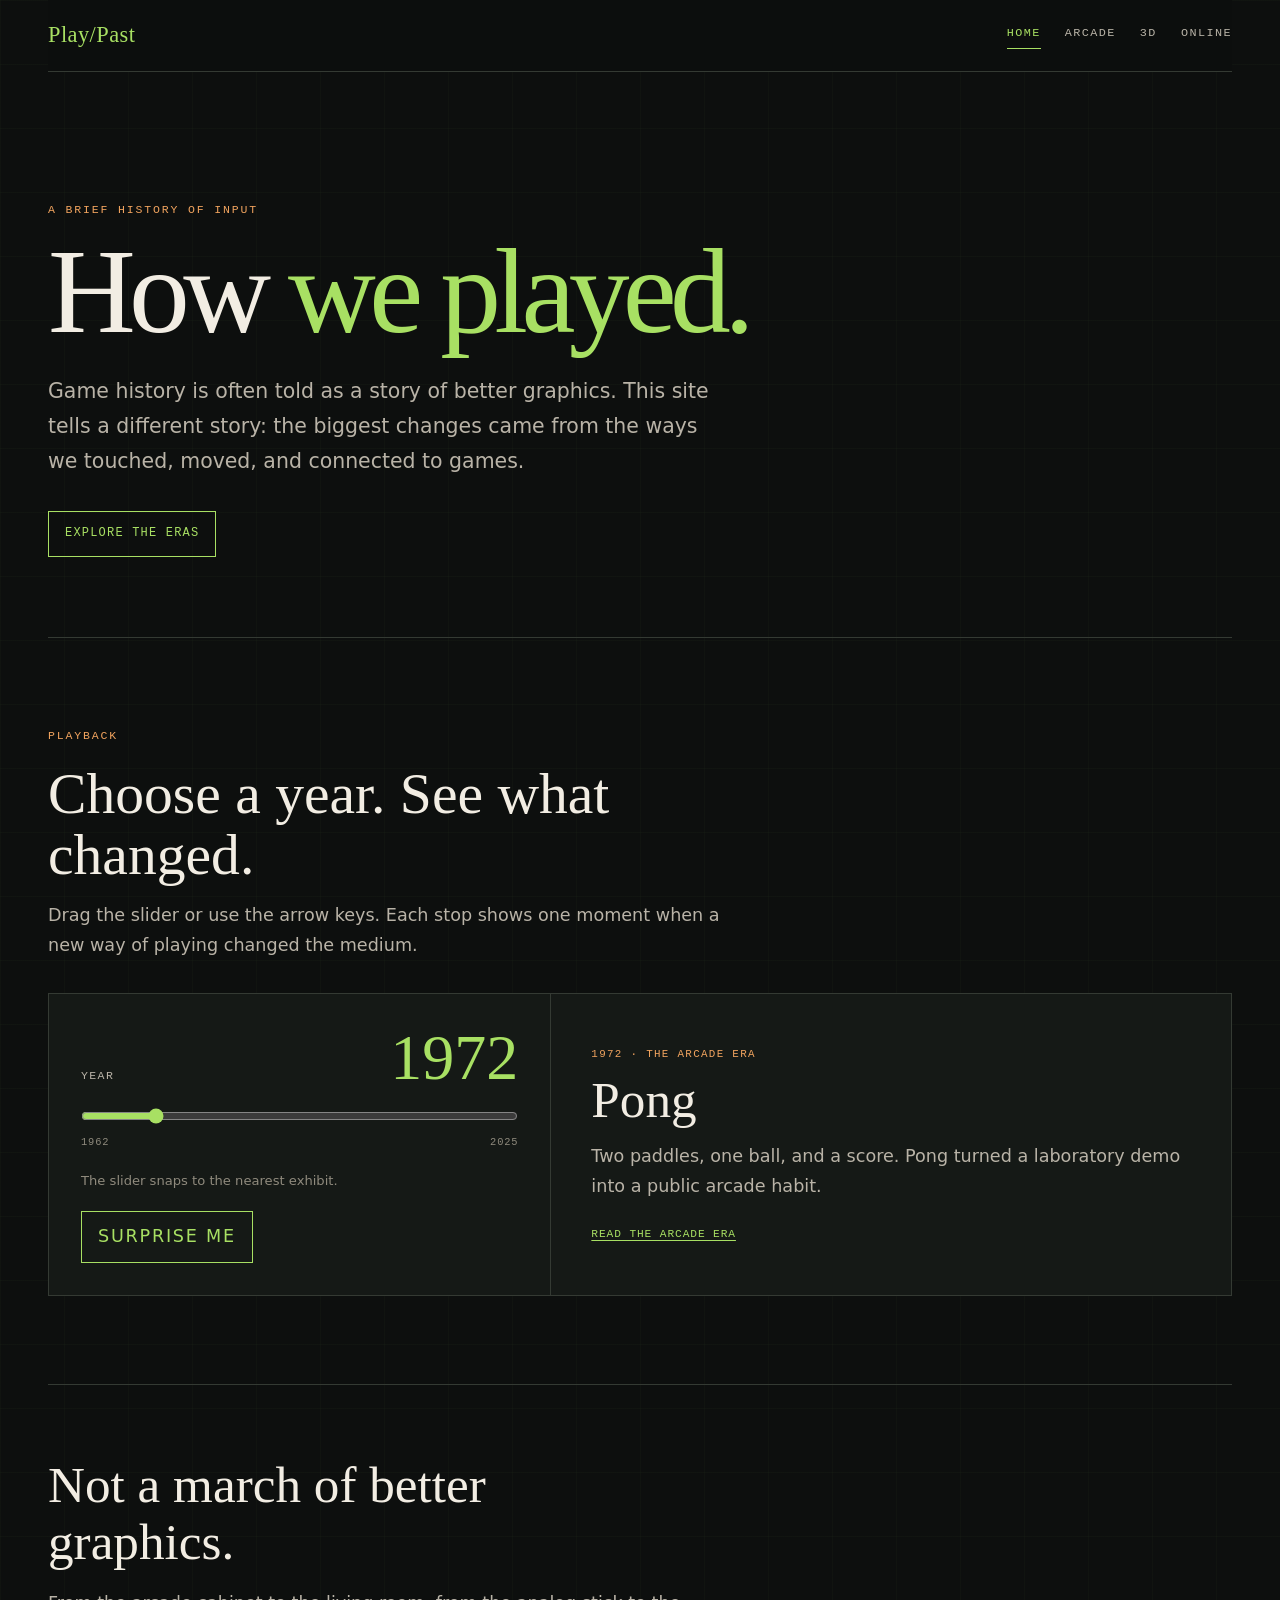
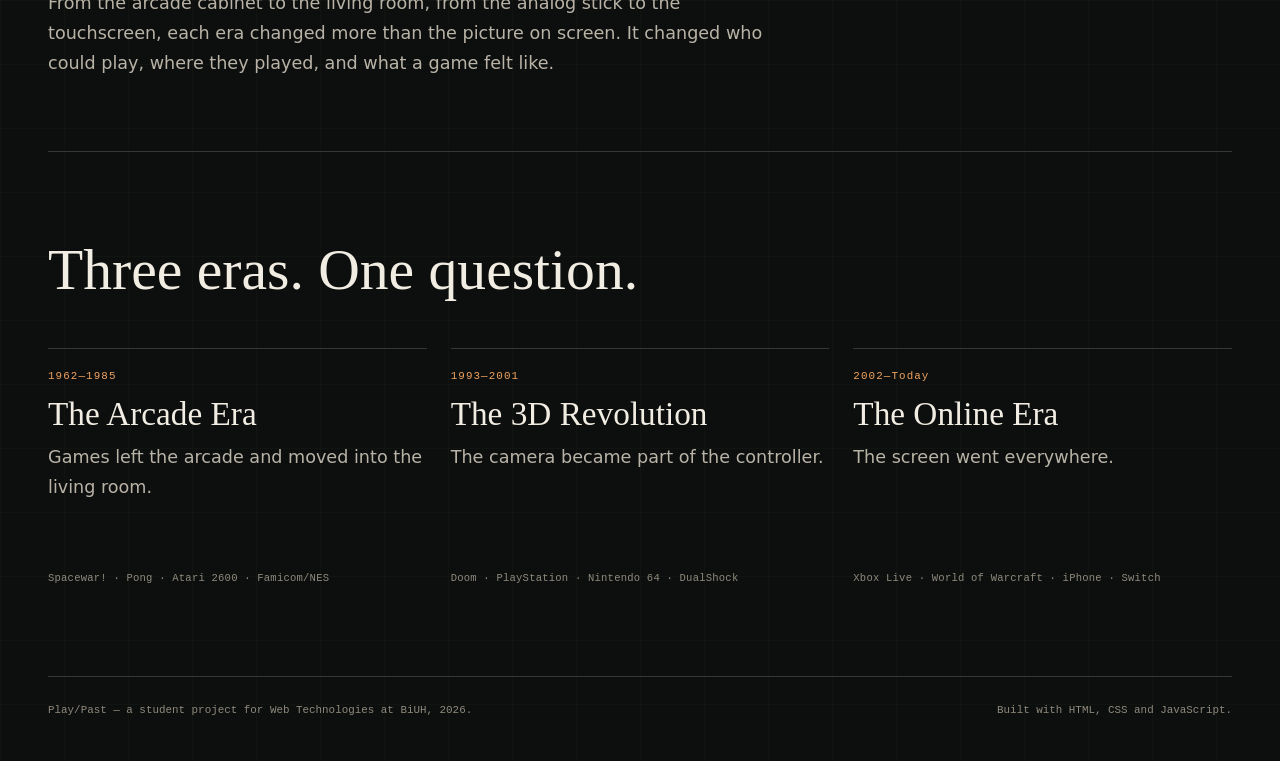
<file: index.html>
<!DOCTYPE html>
<html lang="en">
<head>
  <!-- head：声明字符集；没有它，中文/emoji 可能乱码。 -->
  <meta charset="UTF-8">
  <meta name="viewport" content="width=device-width, initial-scale=1.0">
  <!-- 搜索/分享摘要：不显示在页面上，但搜索结果会用到。 -->
  <meta name="description" content="A brief history of input, from joysticks to touchscreens.">
  <meta name="theme-color" content="#0d0f0e">
  <!-- 规范地址：告诉搜索引擎这一页的正式 URL。 -->
  <link rel="canonical" href="https://ebenluo.github.io/work/">
  <!-- favicon：浏览器标签/书签的小图标，32×32 PNG。 -->
  <link rel="icon" href="assets/icons/favicon-32.png" sizes="32x32">
  <!-- 手机主屏幕图标：180×180 PNG，不能把 32 的直接放大。 -->
  <link rel="apple-touch-icon" href="assets/icons/apple-touch-icon.png">
  <!-- Open Graph：链接分享卡片的标题/描述/图片；og:image 必须是完整 https 地址。 -->
  <meta property="og:type" content="website">
  <meta property="og:site_name" content="Play/Past">
  <meta property="og:title" content="Play/Past — How We Played">
  <meta property="og:description" content="A brief history of input, from joysticks to touchscreens.">
  <meta property="og:image" content="https://ebenluo.github.io/work/assets/images/og-image.jpg">
  <meta property="og:image:width" content="1200">
  <meta property="og:image:height" content="630">
  <meta property="og:image:alt" content="Play/Past: How We Played — a dark archive poster with a line drawing of a controller.">
  <meta property="og:url" content="https://ebenluo.github.io/work/">
  <meta name="twitter:card" content="summary_large_image">
  <!-- 全站样式表：路径或文件名错，整页会变成无样式的黑字白底。 -->
  <link rel="stylesheet" href="assets/css/style.css">
  <!-- 浏览器标签页标题：每页不同，不能缺。 -->
  <title>Play/Past — How We Played</title>
</head>
<!-- body：页面所有可见内容都从这里开始。 -->
<body>
  <!-- 键盘用户按 Tab 时先到这里，可直接跳到 main，不必每次穿过导航。 -->
  <a class="skip-link" href="#main">Skip to content</a>

  <!-- 全站页头：品牌 + 主导航；四个页面保持同一结构。 -->
  <header class="site-header">
    <a class="brand" href="index.html">Play/Past</a>

    <!-- 主导航：nav 表示导航，ul/li 表示链接列表。 -->
    <nav aria-label="Primary">
      <ul>
        <li><a href="index.html" aria-current="page">Home</a></li>
        <li><a href="arcade.html">Arcade</a></li>
        <li><a href="3d.html">3D</a></li>
        <li><a href="online.html">Online</a></li>
      </ul>
    </nav>
  </header>

  <!-- main：本页独有的主要内容，也是 skip link 的目标。 -->
  <main id="main">
    <!-- Hero：一句话论点 + 进入各时代的按钮；h1 每页只出现一次。 -->
    <section class="hero" aria-labelledby="hero-title">
      <p class="eyebrow">A brief history of input</p>
      <h1 id="hero-title">How <span>we played.</span></h1>
      <p class="lede">
        Game history is often told as a story of better graphics.
        This site tells a different story: the biggest changes came
        from the ways we touched, moved, and connected to games.
      </p>
      <a class="button" href="#eras">Explore the eras</a>
    </section>

        <!-- Playback：本站的签名交互；HTML 先给出默认展品，JS 再增强。 -->
        <section class="playback" id="playback" aria-labelledby="playback-title">
      <!-- Playback 标题区：解释用户可以做什么。 -->
      <div class="playback-head">
        <p class="eyebrow">Playback</p>
        <h2 id="playback-title">Choose a year. See what changed.</h2>
        <p>
          Drag the slider or use the arrow keys. Each stop shows one moment
          when a new way of playing changed the medium.
        </p>
      </div>

      <!-- 面板分两栏：左边控件，右边结果。 -->
      <div class="playback-panel">
        <!-- 控件区：年份滑块 + 随机按钮。 -->
        <div class="playback-controls">
          <!-- label 和 output 分开，label 的 for 必须匹配滑块 id。 -->
          <div class="year-head">
            <label for="year">Year</label>
            <output id="year-output" for="year">1972</output>
          </div>

          <!-- range 滑块：min/max/step/value 定义年份范围；aria-describedby 关联帮助文字。 -->
          <input
            type="range"
            id="year"
            name="year"
            min="1962"
            max="2025"
            step="1"
            value="1972"
            aria-describedby="year-help"
          >

          <!-- 只给视觉读者看的起点/终点刻度，aria-hidden 避免重复朗读。 -->
          <div class="playback-scale" aria-hidden="true">
            <span>1962</span>
            <span>2025</span>
          </div>

          <p class="playback-help" id="year-help">
            The slider snaps to the nearest exhibit.
          </p>

          <!-- type="button"：这是动作按钮，不是提交表单。 -->
          <button class="button" type="button" id="random-year">
            Surprise me
          </button>
        </div>

        <!-- 结果区：一个独立展品；JS 更新这里的文字和链接。 -->
        <article class="playback-result" aria-labelledby="result-title">
          <p class="result-meta">
            <span id="result-year">1972</span> ·
            <span id="result-era">the Arcade Era</span>
          </p>
          <h3 id="result-title">Pong</h3>
          <p class="result-text" id="result-text">
            Two paddles, one ball, and a score. Pong turned a laboratory demo
            into a public arcade habit.
          </p>
          <a class="result-link" id="result-link" href="arcade.html">
            Read the Arcade Era
          </a>
        </article>
      </div>

      <!-- 视觉隐藏的状态区；值变化时 aria-live 会通知屏幕阅读器。 -->
      <p class="visually-hidden" id="playback-status" role="status" aria-live="polite"></p>

      <!-- 没有 JavaScript 时的降级说明；默认展品仍在 HTML 里。 -->
      <noscript>
        <p class="noscript">
          Playback needs JavaScript. The default exhibit is shown above.
        </p>
      </noscript>
    </section>

    <!-- 论点段：解释为什么用“交互变化”而不是“画面进步”讲游戏史。 -->
    <section class="thesis" aria-labelledby="thesis-title">
      <h2 id="thesis-title">Not a march of better graphics.</h2>
      <p>
        From the arcade cabinet to the living room, from the analog stick
        to the touchscreen, each era changed more than the picture on screen.
        It changed who could play, where they played, and what a game felt like.
      </p>
    </section>

    <!-- 三个时代入口；每个 article 是一个独立卡片。 -->
    <section class="eras" id="eras" aria-labelledby="eras-title">
      <h2 id="eras-title">Three eras. One question.</h2>

      <div class="era-grid">
        <!-- 时代卡片：年份、标题链接、一句摘要、四个展品名。 -->
        <article class="era-card">
          <p class="era-years">1962—1985</p>
          <h3><a href="arcade.html">The Arcade Era</a></h3>
          <p>Games left the arcade and moved into the living room.</p>
          <p class="era-exhibits">Spacewar! · Pong · Atari 2600 · Famicom/NES</p>
        </article>

        <article class="era-card">
          <p class="era-years">1993—2001</p>
          <h3><a href="3d.html">The 3D Revolution</a></h3>
          <p>The camera became part of the controller.</p>
          <p class="era-exhibits">Doom · PlayStation · Nintendo 64 · DualShock</p>
        </article>

        <article class="era-card">
          <p class="era-years">2002—Today</p>
          <h3><a href="online.html">The Online Era</a></h3>
          <p>The screen went everywhere.</p>
          <p class="era-exhibits">Xbox Live · World of Warcraft · iPhone · Switch</p>
        </article>
      </div>
    </section>
  </main>

  <!-- 全站页脚：项目说明，不属于任何 article。 -->
  <footer class="site-footer">
    <p>Play/Past — a student project for Web Technologies at BiUH, 2026.</p>
    <p>Built with HTML, CSS and JavaScript.</p>
  </footer>
  <!-- defer：等 DOM 解析完再执行；脚本在 body 末尾，双保险。 -->
  <script src="assets/js/main.js" defer></script>
</body>
</html>
</file>
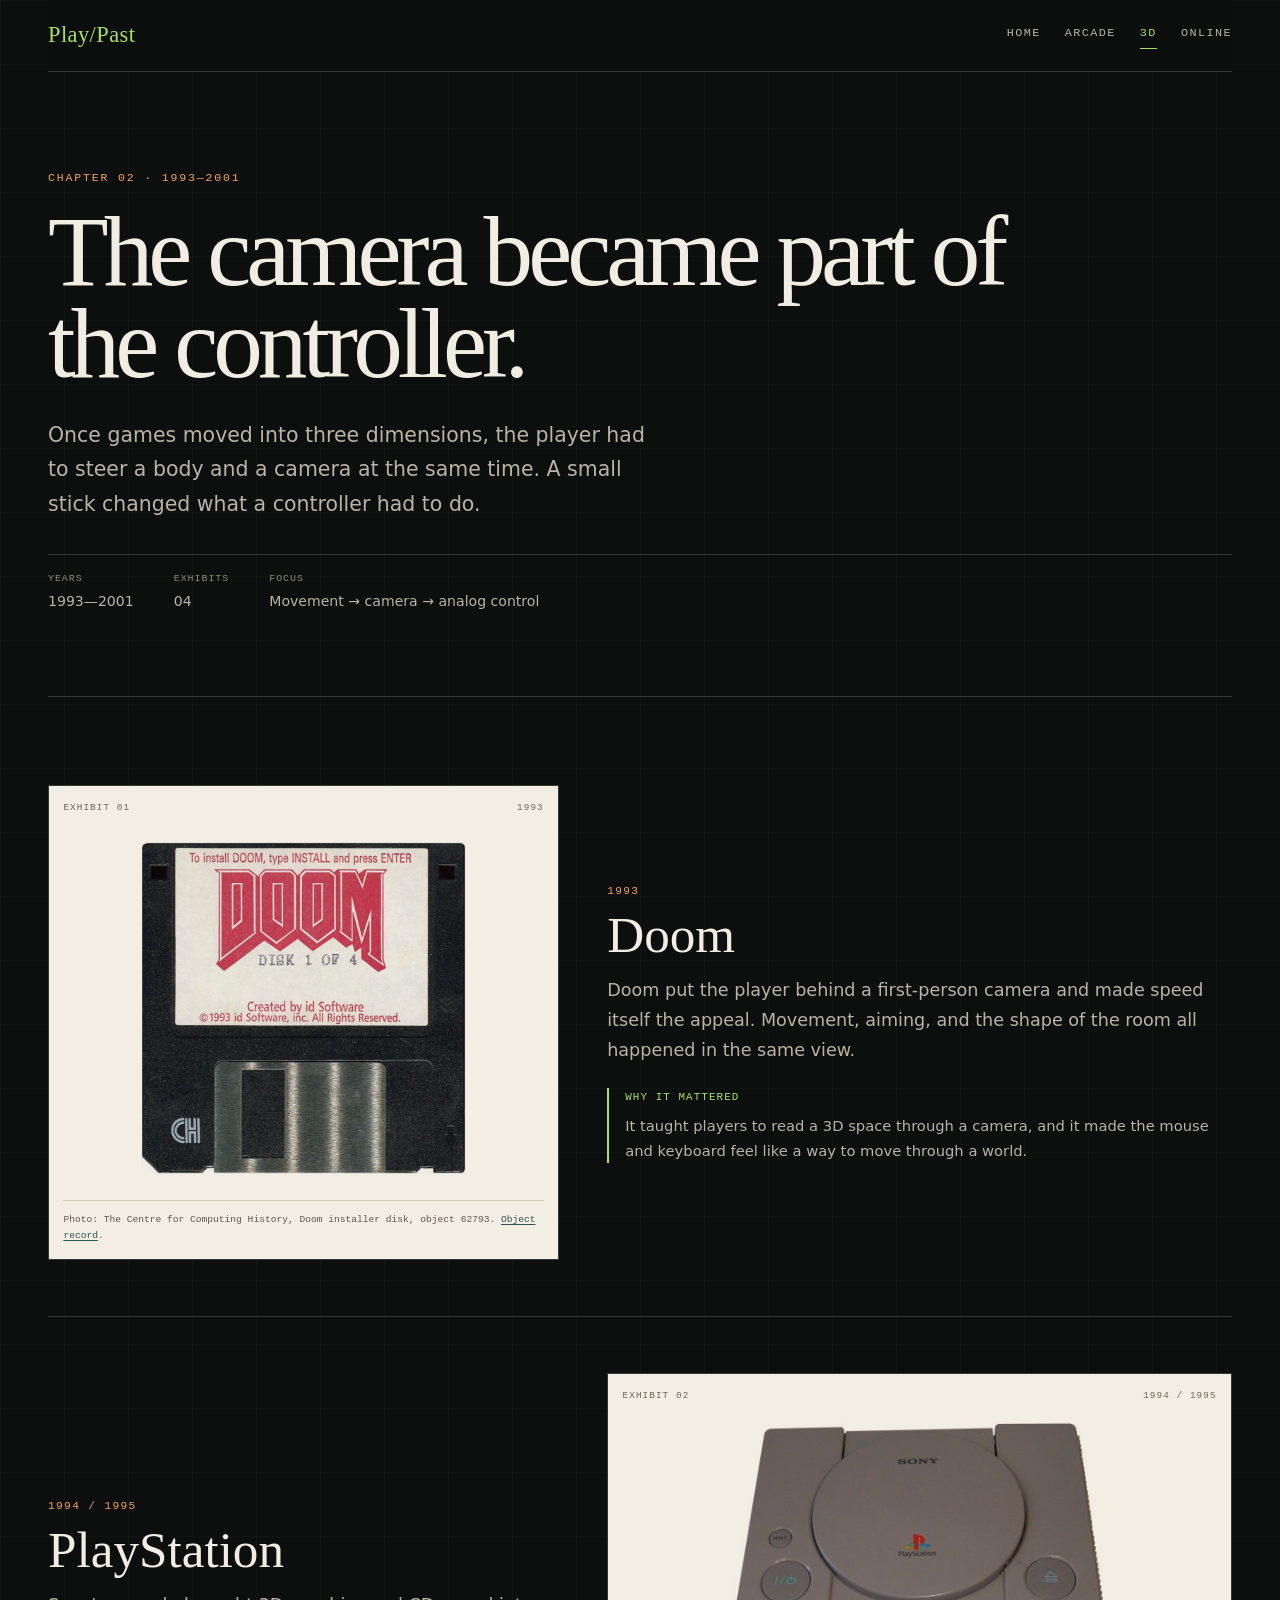
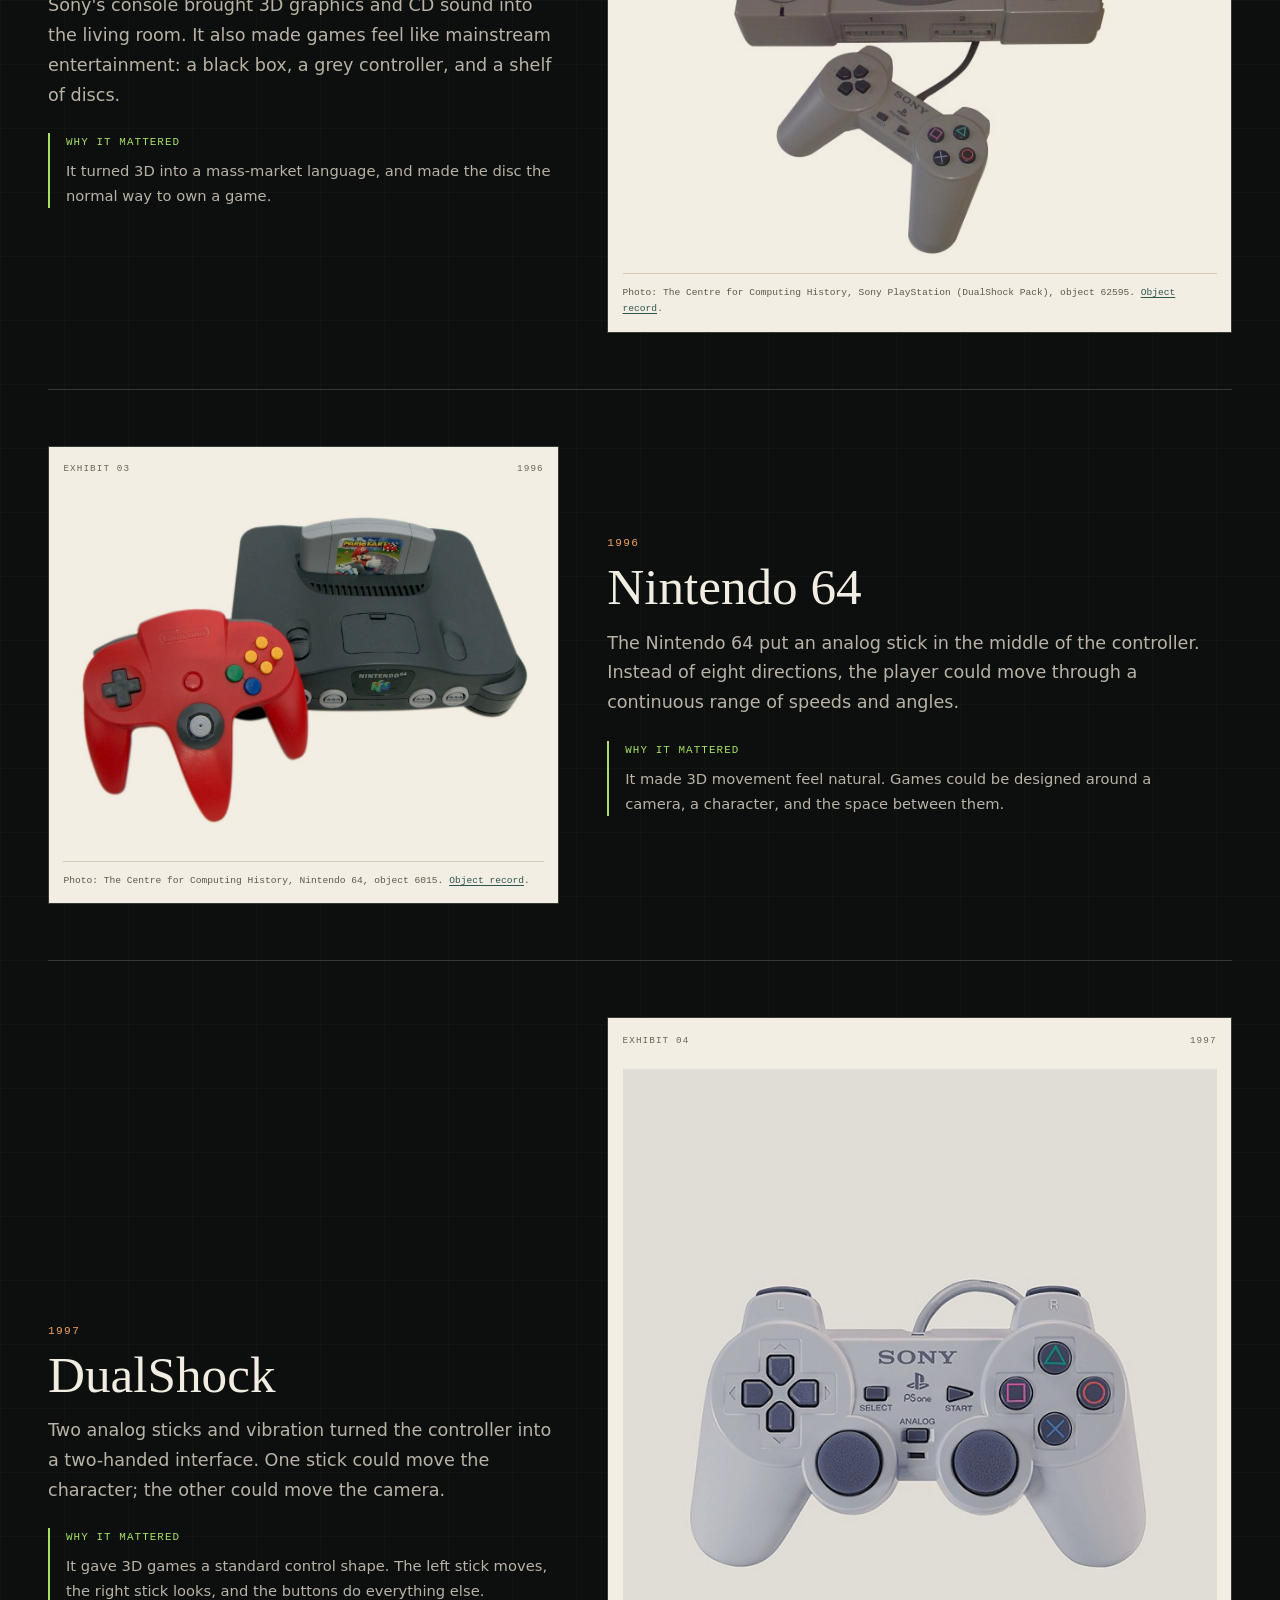
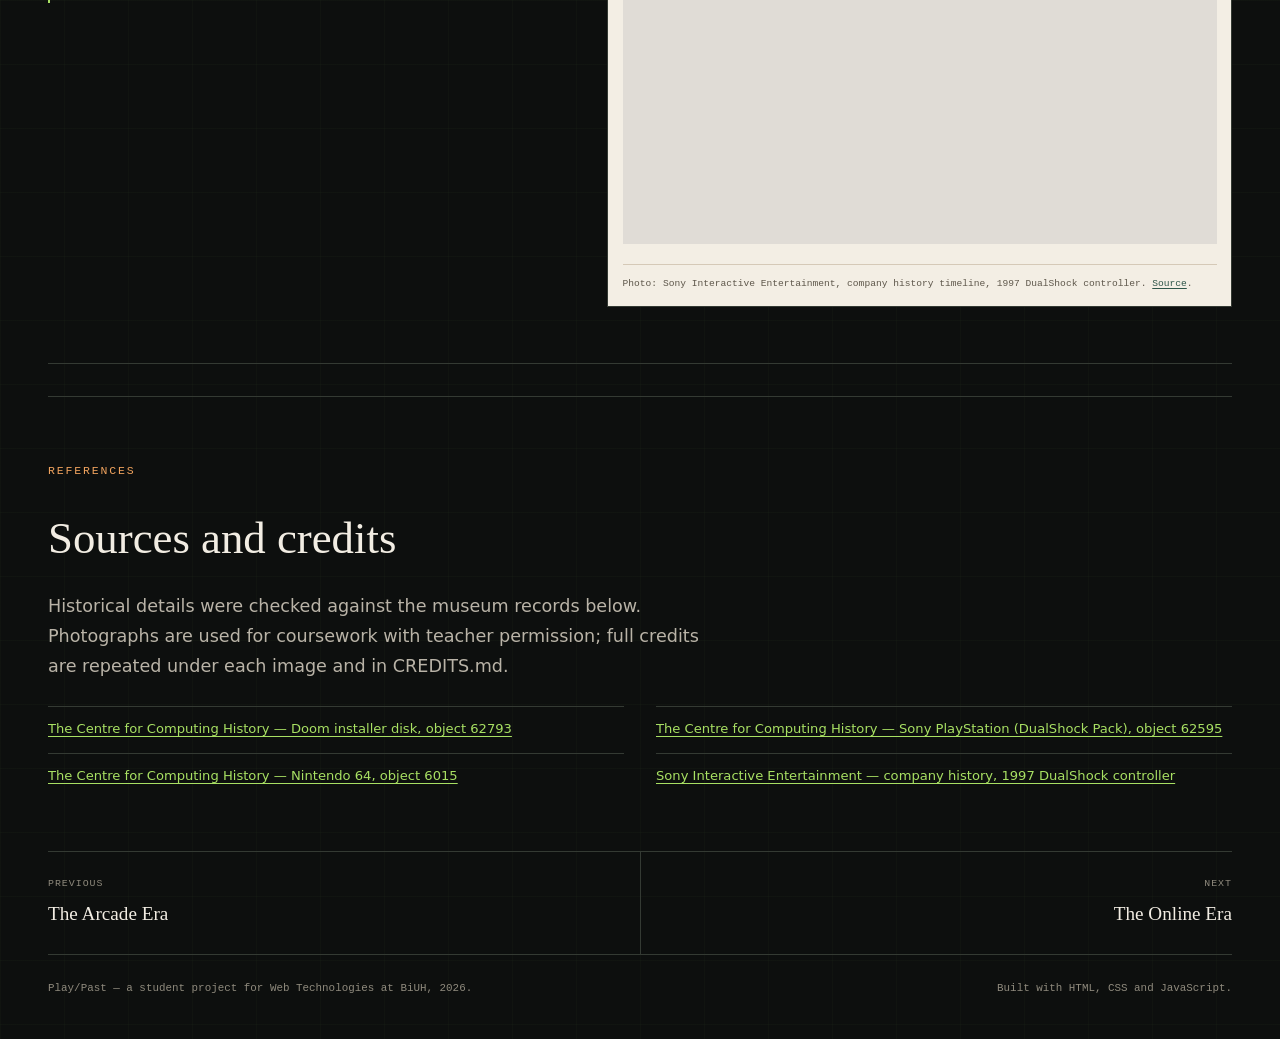
<file: 3d.html>
<!DOCTYPE html>
<html lang="en">
<head>
  <!-- head：声明字符集；没有它，中文/emoji 可能乱码。 -->
  <meta charset="UTF-8">
  <meta name="viewport" content="width=device-width, initial-scale=1.0">
  <!-- 搜索/分享摘要：不显示在页面上，但搜索结果会用到。 -->
  <meta name="description" content="The 3D Revolution: how cameras, discs and analog sticks changed the way games were played, 1993–2001.">
  <meta name="theme-color" content="#0d0f0e">
  <!-- 规范地址：告诉搜索引擎这一页的正式 URL。 -->
  <link rel="canonical" href="https://ebenluo.github.io/work/3d.html">
  <!-- favicon：浏览器标签/书签的小图标，32×32 PNG。 -->
  <link rel="icon" href="assets/icons/favicon-32.png" sizes="32x32">
  <!-- 手机主屏幕图标：180×180 PNG，不能把 32 的直接放大。 -->
  <link rel="apple-touch-icon" href="assets/icons/apple-touch-icon.png">
  <!-- Open Graph：链接分享卡片的标题/描述/图片；og:image 必须是完整 https 地址。 -->
  <meta property="og:type" content="article">
  <meta property="og:site_name" content="Play/Past">
  <meta property="og:title" content="The 3D Revolution — Play/Past">
  <meta property="og:description" content="The camera became part of the controller: Doom, PlayStation, Nintendo 64 and DualShock.">
  <meta property="og:image" content="https://ebenluo.github.io/work/assets/images/og-image.jpg">
  <meta property="og:image:width" content="1200">
  <meta property="og:image:height" content="630">
  <meta property="og:image:alt" content="Play/Past: How We Played — a dark archive poster with a line drawing of a controller.">
  <meta property="og:url" content="https://ebenluo.github.io/work/3d.html">
  <meta name="twitter:card" content="summary_large_image">
  <!-- 全站样式表：路径或文件名错，整页会变成无样式的黑字白底。 -->
  <link rel="stylesheet" href="assets/css/style.css">
  <!-- 浏览器标签页标题：每页不同，不能缺。 -->
  <title>The 3D Revolution · Play/Past</title>
</head>
<!-- body：页面所有可见内容都从这里开始。 -->
<body>
  <!-- 键盘用户按 Tab 时先到这里，可直接跳到 main，不必每次穿过导航。 -->
  <a class="skip-link" href="#main">Skip to content</a>

  <!-- 全站页头：品牌 + 主导航；四个页面保持同一结构。 -->
  <header class="site-header">
    <a class="brand" href="index.html">Play/Past</a>
    <!-- 主导航：nav 表示导航，ul/li 表示链接列表。 -->
    <nav aria-label="Primary">
      <ul>
        <li><a href="index.html">Home</a></li>
        <li><a href="arcade.html">Arcade</a></li>
        <li><a href="3d.html" aria-current="page">3D</a></li>
        <li><a href="online.html">Online</a></li>
      </ul>
    </nav>
  </header>

  <!-- main：本页独有的主要内容，也是 skip link 的目标。 -->
  <main id="main">
    <!-- 内页标题区：章节号、唯一 h1、导语和 dl 元信息。 -->
    <header class="page-intro">
      <p class="eyebrow">Chapter 02 · 1993—2001</p>
      <h1>The camera became part of the controller.</h1>
      <p class="lede">
        Once games moved into three dimensions, the player had to steer a body
        and a camera at the same time. A small stick changed what a controller
        had to do.
      </p>
      <dl class="page-meta">
        <div><dt>Years</dt><dd>1993—2001</dd></div>
        <div><dt>Exhibits</dt><dd>04</dd></div>
        <div><dt>Focus</dt><dd>Movement → camera → analog control</dd></div>
      </dl>
    </header>

    <!-- 展品列表：四个 article，每个都有图、说明和 Why it mattered。 -->
    <section class="page-body" aria-label="Exhibits">
      <!-- 展品 1：一张有来源的图片 + 一段历史背景 + Why it mattered。 -->
      <article class="exhibit">
        <!-- figure 把图片和来源说明绑成一个整体；figcaption 写 credit。 -->
        <figure class="exhibit-figure">
          <div class="figure-top"><span>Exhibit 01</span><span>1993</span></div>
          <div class="figure-frame">
            <img
              class="exhibit-photo"
              src="assets/images/3d/doom.jpg"
              width="1000"
              height="1022"
              alt="A black Doom installer disk with the red Doom logo and the text Disk 1 of 4."
            >
          </div>
          <figcaption>
            Photo: The Centre for Computing History, Doom installer disk, object 62793.
            <a href="https://www.computinghistory.org.uk/det/62793/" target="_blank" rel="noopener noreferrer">Object record</a>.
          </figcaption>
        </figure>
        <!-- 文字区：年份、h2 展品名、历史背景、Why it mattered。 -->
        <div class="exhibit-copy">
          <p class="exhibit-year">1993</p>
          <h2>Doom</h2>
          <p>
            Doom put the player behind a first-person camera and made speed
            itself the appeal. Movement, aiming, and the shape of the room all
            happened in the same view.
          </p>
          <!-- 意义段：把史实连接到本站“交互改变游戏”的论点。 -->
          <div class="exhibit-why">
            <h3>Why it mattered</h3>
            <p>
              It taught players to read a 3D space through a camera, and it made
              the mouse and keyboard feel like a way to move through a world.
            </p>
          </div>
        </div>
      </article>

      <!-- 展品 2：一张有来源的图片 + 一段历史背景 + Why it mattered。 -->
      <article class="exhibit">
        <figure class="exhibit-figure">
          <div class="figure-top"><span>Exhibit 02</span><span>1994 / 1995</span></div>
          <div class="figure-frame">
            <img
              class="exhibit-photo"
              src="assets/images/3d/playstation.jpg"
              width="500"
              height="500"
              alt="A grey Sony PlayStation console with a grey controller connected in front."
            >
          </div>
          <figcaption>
            Photo: The Centre for Computing History, Sony PlayStation (DualShock Pack), object 62595.
            <a href="https://www.computinghistory.org.uk/det/62595/Sony-Playstation-(DualShock-Pack)/" target="_blank" rel="noopener noreferrer">Object record</a>.
          </figcaption>
        </figure>
        <div class="exhibit-copy">
          <p class="exhibit-year">1994 / 1995</p>
          <h2>PlayStation</h2>
          <p>
            Sony's console brought 3D graphics and CD sound into the living
            room. It also made games feel like mainstream entertainment: a
            black box, a grey controller, and a shelf of discs.
          </p>
          <div class="exhibit-why">
            <h3>Why it mattered</h3>
            <p>
              It turned 3D into a mass-market language, and made the disc the
              normal way to own a game.
            </p>
          </div>
        </div>
      </article>

      <!-- 展品 3：一张有来源的图片 + 一段历史背景 + Why it mattered。 -->
      <article class="exhibit">
        <figure class="exhibit-figure">
          <div class="figure-top"><span>Exhibit 03</span><span>1996</span></div>
          <div class="figure-frame">
            <img
              class="exhibit-photo"
              src="assets/images/3d/n64.jpg"
              width="750"
              height="524"
              alt="A dark grey Nintendo 64 console with a red controller and a Mario Kart cartridge inserted."
            >
          </div>
          <figcaption>
            Photo: The Centre for Computing History, Nintendo 64, object 6015.
            <a href="https://www.computinghistory.org.uk/det/6015/" target="_blank" rel="noopener noreferrer">Object record</a>.
          </figcaption>
        </figure>
        <div class="exhibit-copy">
          <p class="exhibit-year">1996</p>
          <h2>Nintendo 64</h2>
          <p>
            The Nintendo 64 put an analog stick in the middle of the controller.
            Instead of eight directions, the player could move through a
            continuous range of speeds and angles.
          </p>
          <div class="exhibit-why">
            <h3>Why it mattered</h3>
            <p>
              It made 3D movement feel natural. Games could be designed around a
              camera, a character, and the space between them.
            </p>
          </div>
        </div>
      </article>

      <!-- 展品 4：一张有来源的图片 + 一段历史背景 + Why it mattered。 -->
      <article class="exhibit">
        <figure class="exhibit-figure">
          <div class="figure-top"><span>Exhibit 04</span><span>1997</span></div>
          <div class="figure-frame figure-frame--portrait">
            <img
              class="exhibit-photo"
              src="assets/images/3d/dualshock.jpg"
              width="684"
              height="892"
              alt="A grey original Sony DualShock controller with two analog sticks, a D-pad, and four face buttons."
            >
          </div>
          <figcaption>
            Photo: Sony Interactive Entertainment, company history timeline, 1997 DualShock controller.
            <a href="https://sonyinteractive.com/en/our-company/company-history/" target="_blank" rel="noopener noreferrer">Source</a>.
          </figcaption>
        </figure>
        <div class="exhibit-copy">
          <p class="exhibit-year">1997</p>
          <h2>DualShock</h2>
          <p>
            Two analog sticks and vibration turned the controller into a
            two-handed interface. One stick could move the character; the other
            could move the camera.
          </p>
          <div class="exhibit-why">
            <h3>Why it mattered</h3>
            <p>
              It gave 3D games a standard control shape. The left stick moves,
              the right stick looks, and the buttons do everything else.
            </p>
          </div>
        </div>
      </article>
    </section>

    <!-- 来源区：列出博物馆记录和图片 credit。 -->
    <section class="sources" aria-labelledby="sources-title">
      <p class="eyebrow">References</p>
      <h2 id="sources-title">Sources and credits</h2>
      <p class="sources-intro">
        Historical details were checked against the museum records below.
        Photographs are used for coursework with teacher permission; full
        credits are repeated under each image and in CREDITS.md.
      </p>
      <ul>
        <li><a href="https://www.computinghistory.org.uk/det/62793/" target="_blank" rel="noopener noreferrer">The Centre for Computing History — Doom installer disk, object 62793</a></li>
        <li><a href="https://www.computinghistory.org.uk/det/62595/Sony-Playstation-(DualShock-Pack)/" target="_blank" rel="noopener noreferrer">The Centre for Computing History — Sony PlayStation (DualShock Pack), object 62595</a></li>
        <li><a href="https://www.computinghistory.org.uk/det/6015/" target="_blank" rel="noopener noreferrer">The Centre for Computing History — Nintendo 64, object 6015</a></li>
        <li><a href="https://sonyinteractive.com/en/our-company/company-history/" target="_blank" rel="noopener noreferrer">Sony Interactive Entertainment — company history, 1997 DualShock controller</a></li>
      </ul>
    </section>

    <!-- 章节翻页：上一页/下一页都是真实链接，不是按钮。 -->
    <nav class="page-pager" aria-label="Chapter navigation">
      <a href="arcade.html"><span>Previous</span><strong>The Arcade Era</strong></a>
      <a href="online.html"><span>Next</span><strong>The Online Era</strong></a>
    </nav>
  </main>

  <!-- 全站页脚：项目说明，不属于任何 article。 -->
  <footer class="site-footer">
    <p>Play/Past — a student project for Web Technologies at BiUH, 2026.</p>
    <p>Built with HTML, CSS and JavaScript.</p>
  </footer>
</body>
</html>
</file>
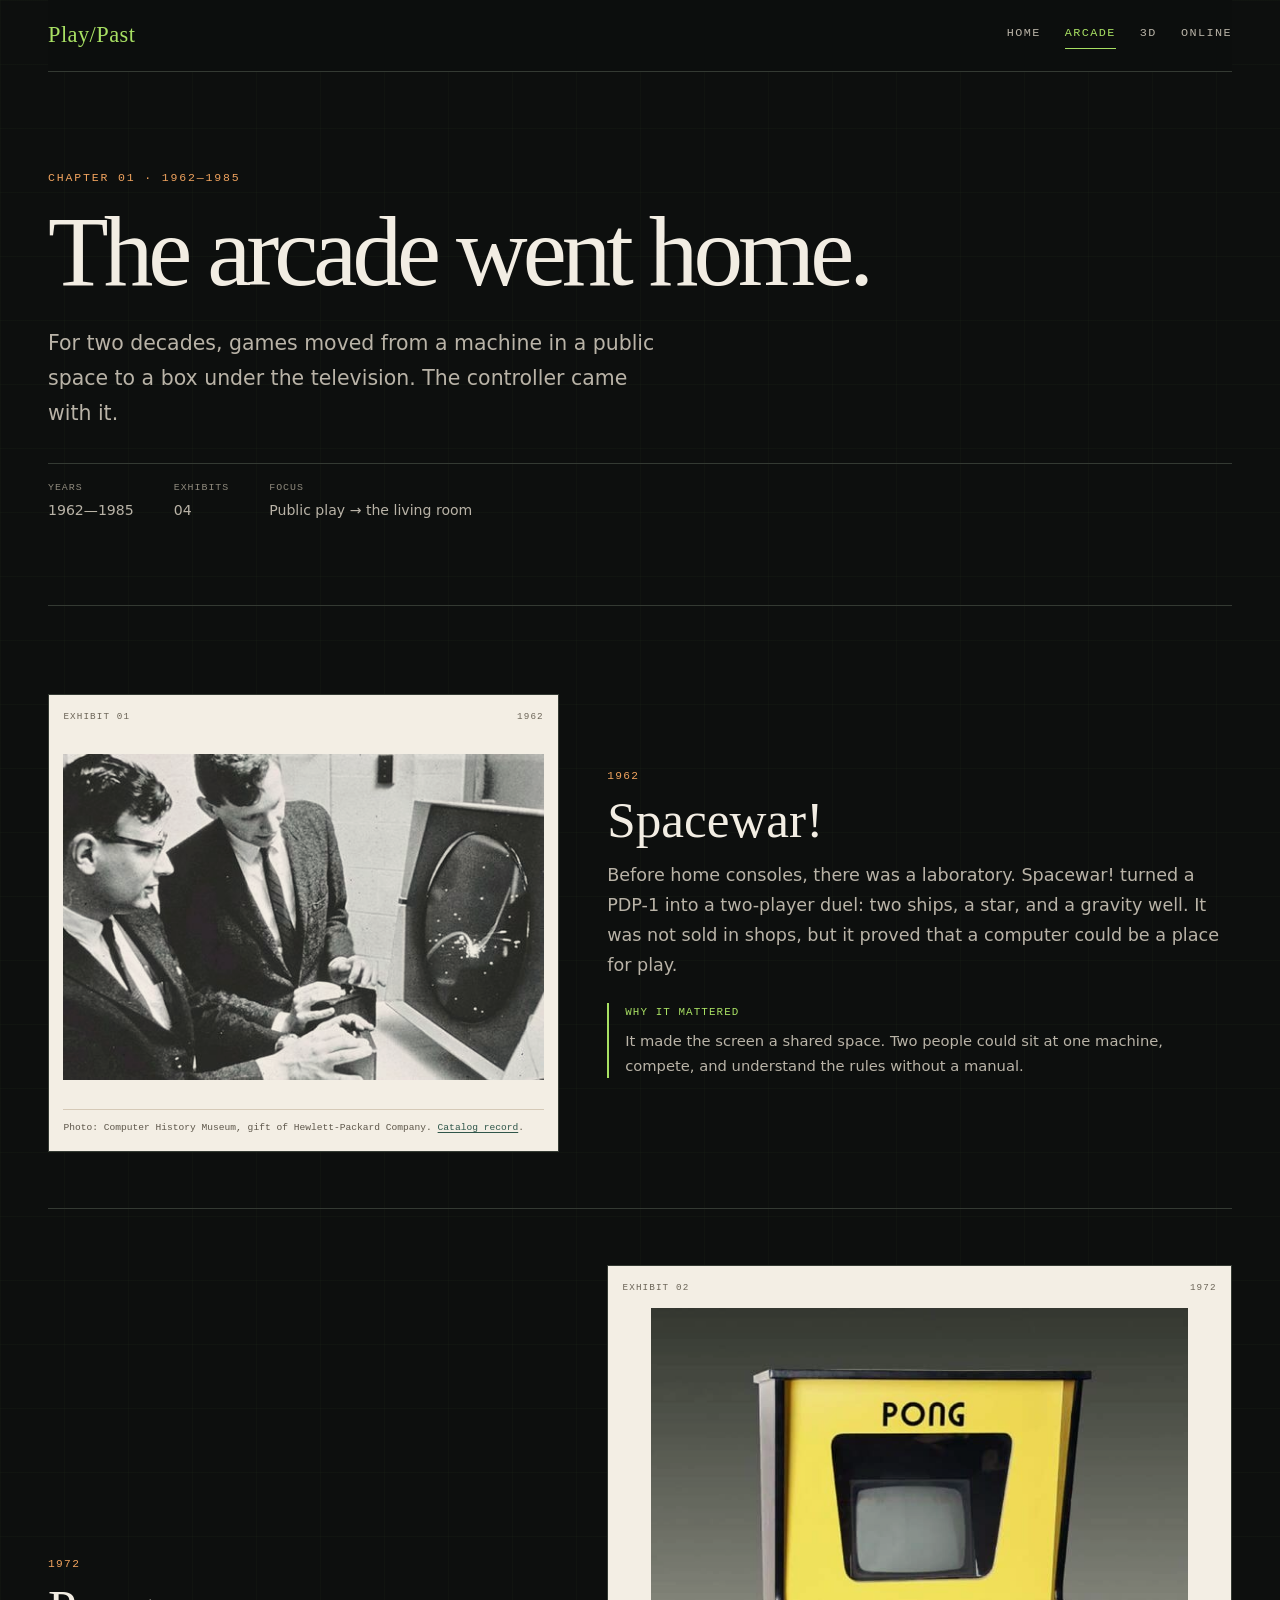
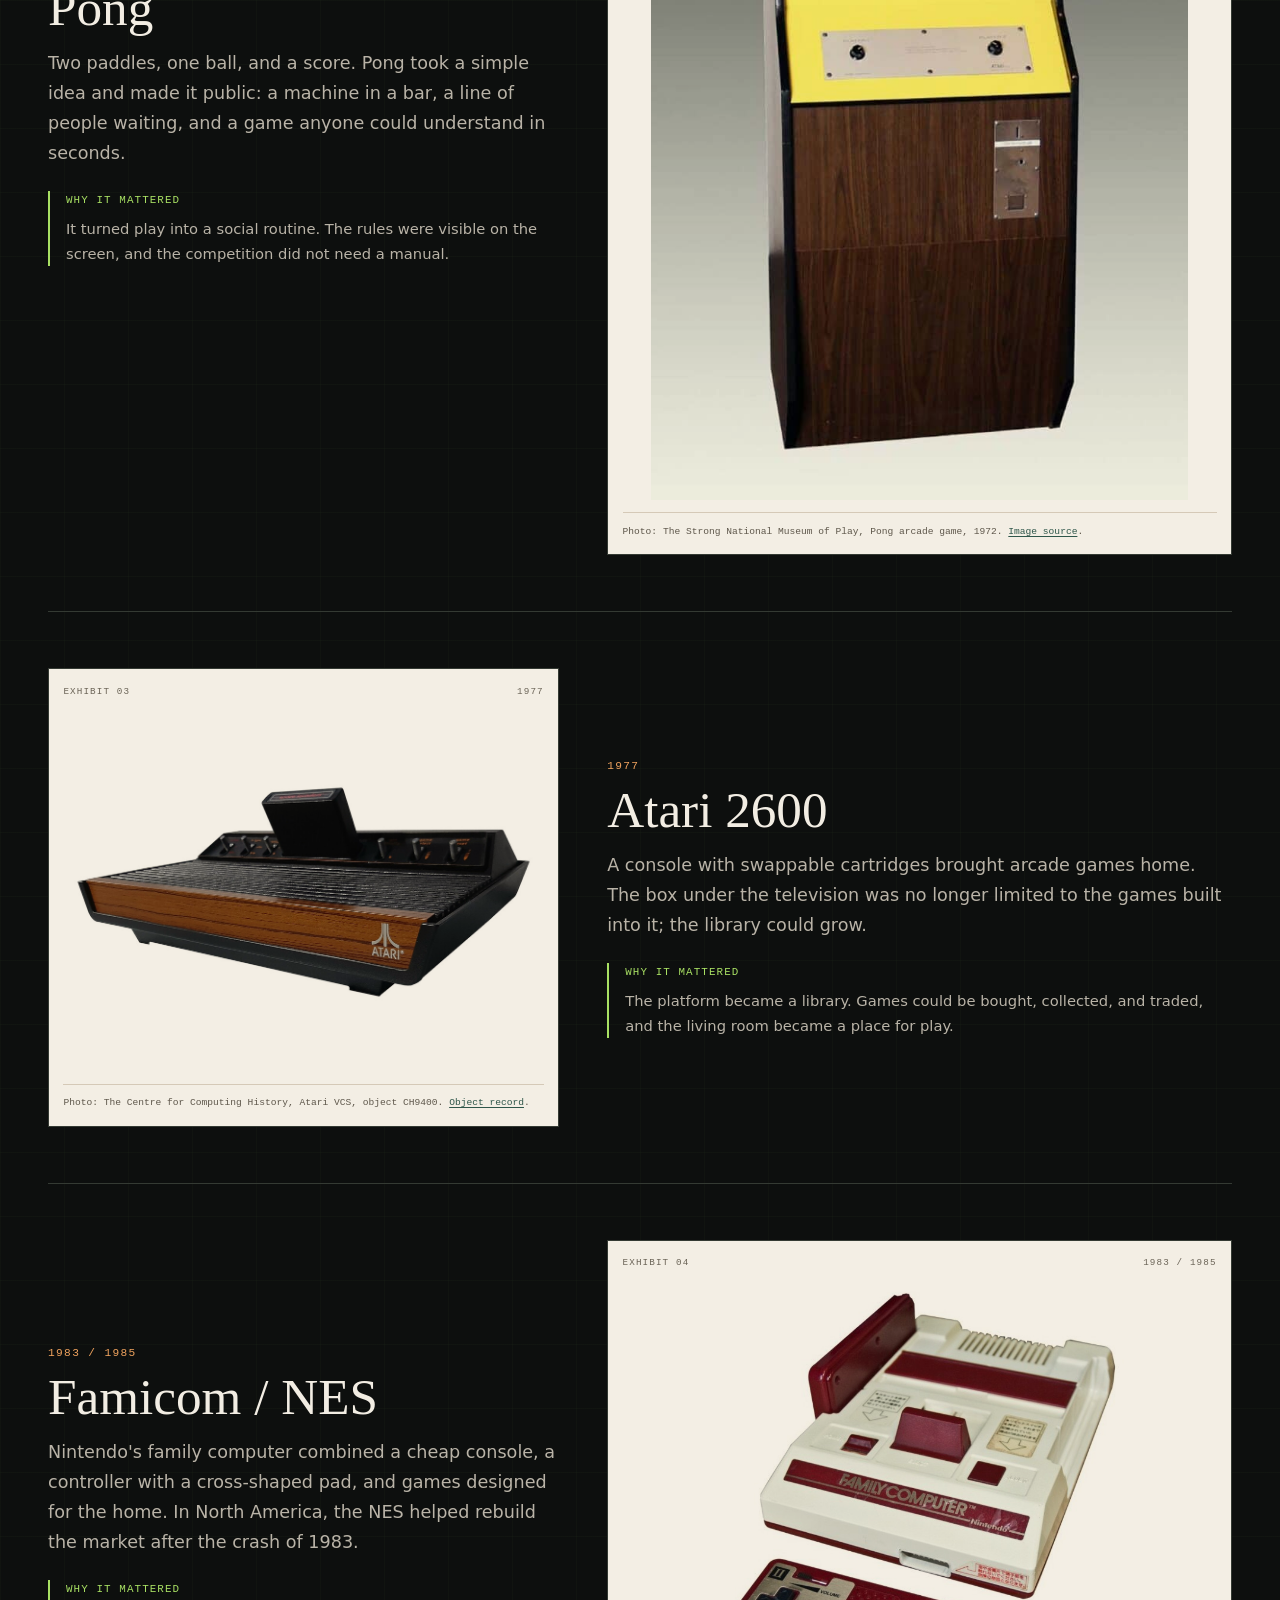
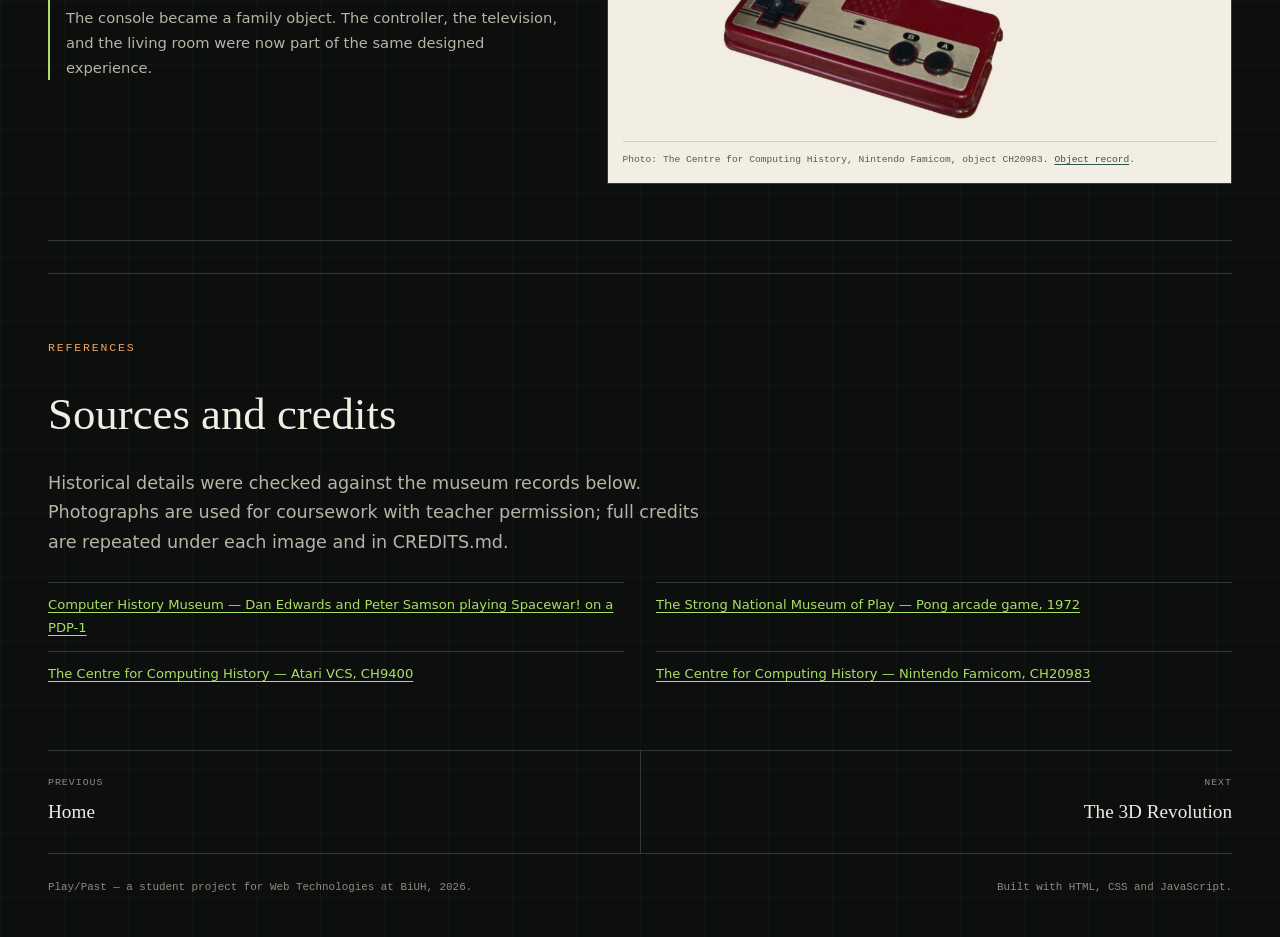
<file: arcade.html>
<!DOCTYPE html>
<html lang="en">
<head>
  <!-- head：声明字符集；没有它，中文/emoji 可能乱码。 -->
  <meta charset="UTF-8">
  <meta name="viewport" content="width=device-width, initial-scale=1.0">
  <!-- 搜索/分享摘要：不显示在页面上，但搜索结果会用到。 -->
  <meta name="description" content="The Arcade Era: how games moved from public machines into the living room, 1962–1985.">
  <meta name="theme-color" content="#0d0f0e">
  <!-- 规范地址：告诉搜索引擎这一页的正式 URL。 -->
  <link rel="canonical" href="https://ebenluo.github.io/work/arcade.html">
  <!-- favicon：浏览器标签/书签的小图标，32×32 PNG。 -->
  <link rel="icon" href="assets/icons/favicon-32.png" sizes="32x32">
  <!-- 手机主屏幕图标：180×180 PNG，不能把 32 的直接放大。 -->
  <link rel="apple-touch-icon" href="assets/icons/apple-touch-icon.png">
  <!-- Open Graph：链接分享卡片的标题/描述/图片；og:image 必须是完整 https 地址。 -->
  <meta property="og:type" content="article">
  <meta property="og:site_name" content="Play/Past">
  <meta property="og:title" content="The Arcade Era — Play/Past">
  <meta property="og:description" content="Games left the arcade and moved into the living room: Spacewar!, Pong, Atari 2600 and Famicom/NES.">
  <meta property="og:image" content="https://ebenluo.github.io/work/assets/images/og-image.jpg">
  <meta property="og:image:width" content="1200">
  <meta property="og:image:height" content="630">
  <meta property="og:image:alt" content="Play/Past: How We Played — a dark archive poster with a line drawing of a controller.">
  <meta property="og:url" content="https://ebenluo.github.io/work/arcade.html">
  <meta name="twitter:card" content="summary_large_image">
  <!-- 全站样式表：路径或文件名错，整页会变成无样式的黑字白底。 -->
  <link rel="stylesheet" href="assets/css/style.css">
  <!-- 浏览器标签页标题：每页不同，不能缺。 -->
  <title>The Arcade Era · Play/Past</title>
</head>
<!-- body：页面所有可见内容都从这里开始。 -->
<body>
  <!-- 键盘用户按 Tab 时先到这里，可直接跳到 main，不必每次穿过导航。 -->
  <a class="skip-link" href="#main">Skip to content</a>

  <!-- 全站页头：品牌 + 主导航；四个页面保持同一结构。 -->
  <header class="site-header">
    <a class="brand" href="index.html">Play/Past</a>
    <!-- 主导航：nav 表示导航，ul/li 表示链接列表。 -->
    <nav aria-label="Primary">
      <ul>
        <li><a href="index.html">Home</a></li>
        <li><a href="arcade.html" aria-current="page">Arcade</a></li>
        <li><a href="3d.html">3D</a></li>
        <li><a href="online.html">Online</a></li>
      </ul>
    </nav>
  </header>

  <!-- main：本页独有的主要内容，也是 skip link 的目标。 -->
  <main id="main">
    <!-- 内页标题区：章节号、唯一 h1、导语和 dl 元信息。 -->
    <header class="page-intro">
      <p class="eyebrow">Chapter 01 · 1962—1985</p>
      <h1>The arcade went home.</h1>
      <p class="lede">
        For two decades, games moved from a machine in a public space to a box
        under the television. The controller came with it.
      </p>
      <dl class="page-meta">
        <div><dt>Years</dt><dd>1962—1985</dd></div>
        <div><dt>Exhibits</dt><dd>04</dd></div>
        <div><dt>Focus</dt><dd>Public play → the living room</dd></div>
      </dl>
    </header>

    <!-- 展品列表：四个 article，每个都有图、说明和 Why it mattered。 -->
    <section class="page-body" aria-label="Exhibits">
      <!-- 展品 1：一张有来源的图片 + 一段历史背景 + Why it mattered。 -->
      <article class="exhibit">
        <!-- figure 把图片和来源说明绑成一个整体；figcaption 写 credit。 -->
        <figure class="exhibit-figure">
          <div class="figure-top"><span>Exhibit 01</span><span>1962</span></div>
          <div class="figure-frame">
            <img
              class="exhibit-photo"
              src="assets/images/arcade/spacewar.jpg"
              width="500"
              height="339"
              alt="Two men in suits operating a PDP-1 computer, with Spacewar! visible on its round screen."
            >
          </div>
          <figcaption>
            Photo: Computer History Museum, gift of Hewlett-Packard Company.
            <a href="https://www.computerhistory.org/collections/catalog/102631264/" target="_blank" rel="noopener noreferrer">Catalog record</a>.
          </figcaption>
        </figure>
        <!-- 文字区：年份、h2 展品名、历史背景、Why it mattered。 -->
        <div class="exhibit-copy">
          <p class="exhibit-year">1962</p>
          <h2>Spacewar!</h2>
          <p>
            Before home consoles, there was a laboratory. Spacewar! turned a
            PDP-1 into a two-player duel: two ships, a star, and a gravity well.
            It was not sold in shops, but it proved that a computer could be a
            place for play.
          </p>
          <!-- 意义段：把史实连接到本站“交互改变游戏”的论点。 -->
          <div class="exhibit-why">
            <h3>Why it mattered</h3>
            <p>
              It made the screen a shared space. Two people could sit at one
              machine, compete, and understand the rules without a manual.
            </p>
          </div>
        </div>
      </article>

      <!-- 展品 2：一张有来源的图片 + 一段历史背景 + Why it mattered。 -->
      <article class="exhibit">
        <figure class="exhibit-figure">
          <div class="figure-top"><span>Exhibit 02</span><span>1972</span></div>
          <div class="figure-frame figure-frame--portrait">
            <img
              class="exhibit-photo"
              src="assets/images/arcade/pong.jpg"
              width="694"
              height="1024"
              alt="A yellow Pong arcade cabinet with a black screen, two control knobs, and a coin slot."
            >
          </div>
          <figcaption>
            Photo: The Strong National Museum of Play, Pong arcade game, 1972.
            <a href="https://www.museumofplay.org/app/uploads/2020/11/Pong-arcade-game-1972.-The-Strong-Rochester-New-York.-694x1024.jpg" target="_blank" rel="noopener noreferrer">Image source</a>.
          </figcaption>
        </figure>
        <div class="exhibit-copy">
          <p class="exhibit-year">1972</p>
          <h2>Pong</h2>
          <p>
            Two paddles, one ball, and a score. Pong took a simple idea and made
            it public: a machine in a bar, a line of people waiting, and a game
            anyone could understand in seconds.
          </p>
          <div class="exhibit-why">
            <h3>Why it mattered</h3>
            <p>
              It turned play into a social routine. The rules were visible on
              the screen, and the competition did not need a manual.
            </p>
          </div>
        </div>
      </article>

      <!-- 展品 3：一张有来源的图片 + 一段历史背景 + Why it mattered。 -->
      <article class="exhibit">
        <figure class="exhibit-figure">
          <div class="figure-top"><span>Exhibit 03</span><span>1977</span></div>
          <div class="figure-frame">
            <img
              class="exhibit-photo"
              src="assets/images/arcade/atari-2600.jpg"
              width="1000"
              height="495"
              alt="A wood-panel Atari 2600 console with a cartridge inserted and a joystick in front."
            >
          </div>
          <figcaption>
            Photo: The Centre for Computing History, Atari VCS, object CH9400.
            <a href="https://www.computinghistory.org.uk/det/9400/Atari-VCS/" target="_blank" rel="noopener noreferrer">Object record</a>.
          </figcaption>
        </figure>
        <div class="exhibit-copy">
          <p class="exhibit-year">1977</p>
          <h2>Atari 2600</h2>
          <p>
            A console with swappable cartridges brought arcade games home. The
            box under the television was no longer limited to the games built
            into it; the library could grow.
          </p>
          <div class="exhibit-why">
            <h3>Why it mattered</h3>
            <p>
              The platform became a library. Games could be bought, collected,
              and traded, and the living room became a place for play.
            </p>
          </div>
        </div>
      </article>

      <!-- 展品 4：一张有来源的图片 + 一段历史背景 + Why it mattered。 -->
      <article class="exhibit">
        <figure class="exhibit-figure">
          <div class="figure-top"><span>Exhibit 04</span><span>1983 / 1985</span></div>
          <div class="figure-frame">
            <img
              class="exhibit-photo"
              src="assets/images/arcade/famicom.jpg"
              width="750"
              height="750"
              alt="A cream and red Nintendo Famicom console with a controller in front."
            >
          </div>
          <figcaption>
            Photo: The Centre for Computing History, Nintendo Famicom, object CH20983.
            <a href="https://www.computinghistory.org.uk/det/20983/Nintendo-Famicom/" target="_blank" rel="noopener noreferrer">Object record</a>.
          </figcaption>
        </figure>
        <div class="exhibit-copy">
          <p class="exhibit-year">1983 / 1985</p>
          <h2>Famicom / NES</h2>
          <p>
            Nintendo's family computer combined a cheap console, a controller
            with a cross-shaped pad, and games designed for the home. In North
            America, the NES helped rebuild the market after the crash of 1983.
          </p>
          <div class="exhibit-why">
            <h3>Why it mattered</h3>
            <p>
              The console became a family object. The controller, the television,
              and the living room were now part of the same designed experience.
            </p>
          </div>
        </div>
      </article>
    </section>

    <!-- 来源区：列出博物馆记录和图片 credit。 -->
    <section class="sources" aria-labelledby="sources-title">
      <p class="eyebrow">References</p>
      <h2 id="sources-title">Sources and credits</h2>
      <p class="sources-intro">
        Historical details were checked against the museum records below.
        Photographs are used for coursework with teacher permission; full
        credits are repeated under each image and in CREDITS.md.
      </p>
      <ul>
        <li><a href="https://www.computerhistory.org/collections/catalog/102631264/" target="_blank" rel="noopener noreferrer">Computer History Museum — Dan Edwards and Peter Samson playing Spacewar! on a PDP-1</a></li>
        <li><a href="https://www.museumofplay.org/app/uploads/2020/11/Pong-arcade-game-1972.-The-Strong-Rochester-New-York.-694x1024.jpg" target="_blank" rel="noopener noreferrer">The Strong National Museum of Play — Pong arcade game, 1972</a></li>
        <li><a href="https://www.computinghistory.org.uk/det/9400/Atari-VCS/" target="_blank" rel="noopener noreferrer">The Centre for Computing History — Atari VCS, CH9400</a></li>
        <li><a href="https://www.computinghistory.org.uk/det/20983/Nintendo-Famicom/" target="_blank" rel="noopener noreferrer">The Centre for Computing History — Nintendo Famicom, CH20983</a></li>
      </ul>
    </section>

    <!-- 章节翻页：上一页/下一页都是真实链接，不是按钮。 -->
    <nav class="page-pager" aria-label="Chapter navigation">
      <a href="index.html"><span>Previous</span><strong>Home</strong></a>
      <a href="3d.html"><span>Next</span><strong>The 3D Revolution</strong></a>
    </nav>
  </main>

  <!-- 全站页脚：项目说明，不属于任何 article。 -->
  <footer class="site-footer">
    <p>Play/Past — a student project for Web Technologies at BiUH, 2026.</p>
    <p>Built with HTML, CSS and JavaScript.</p>
  </footer>
</body>
</html>
</file>
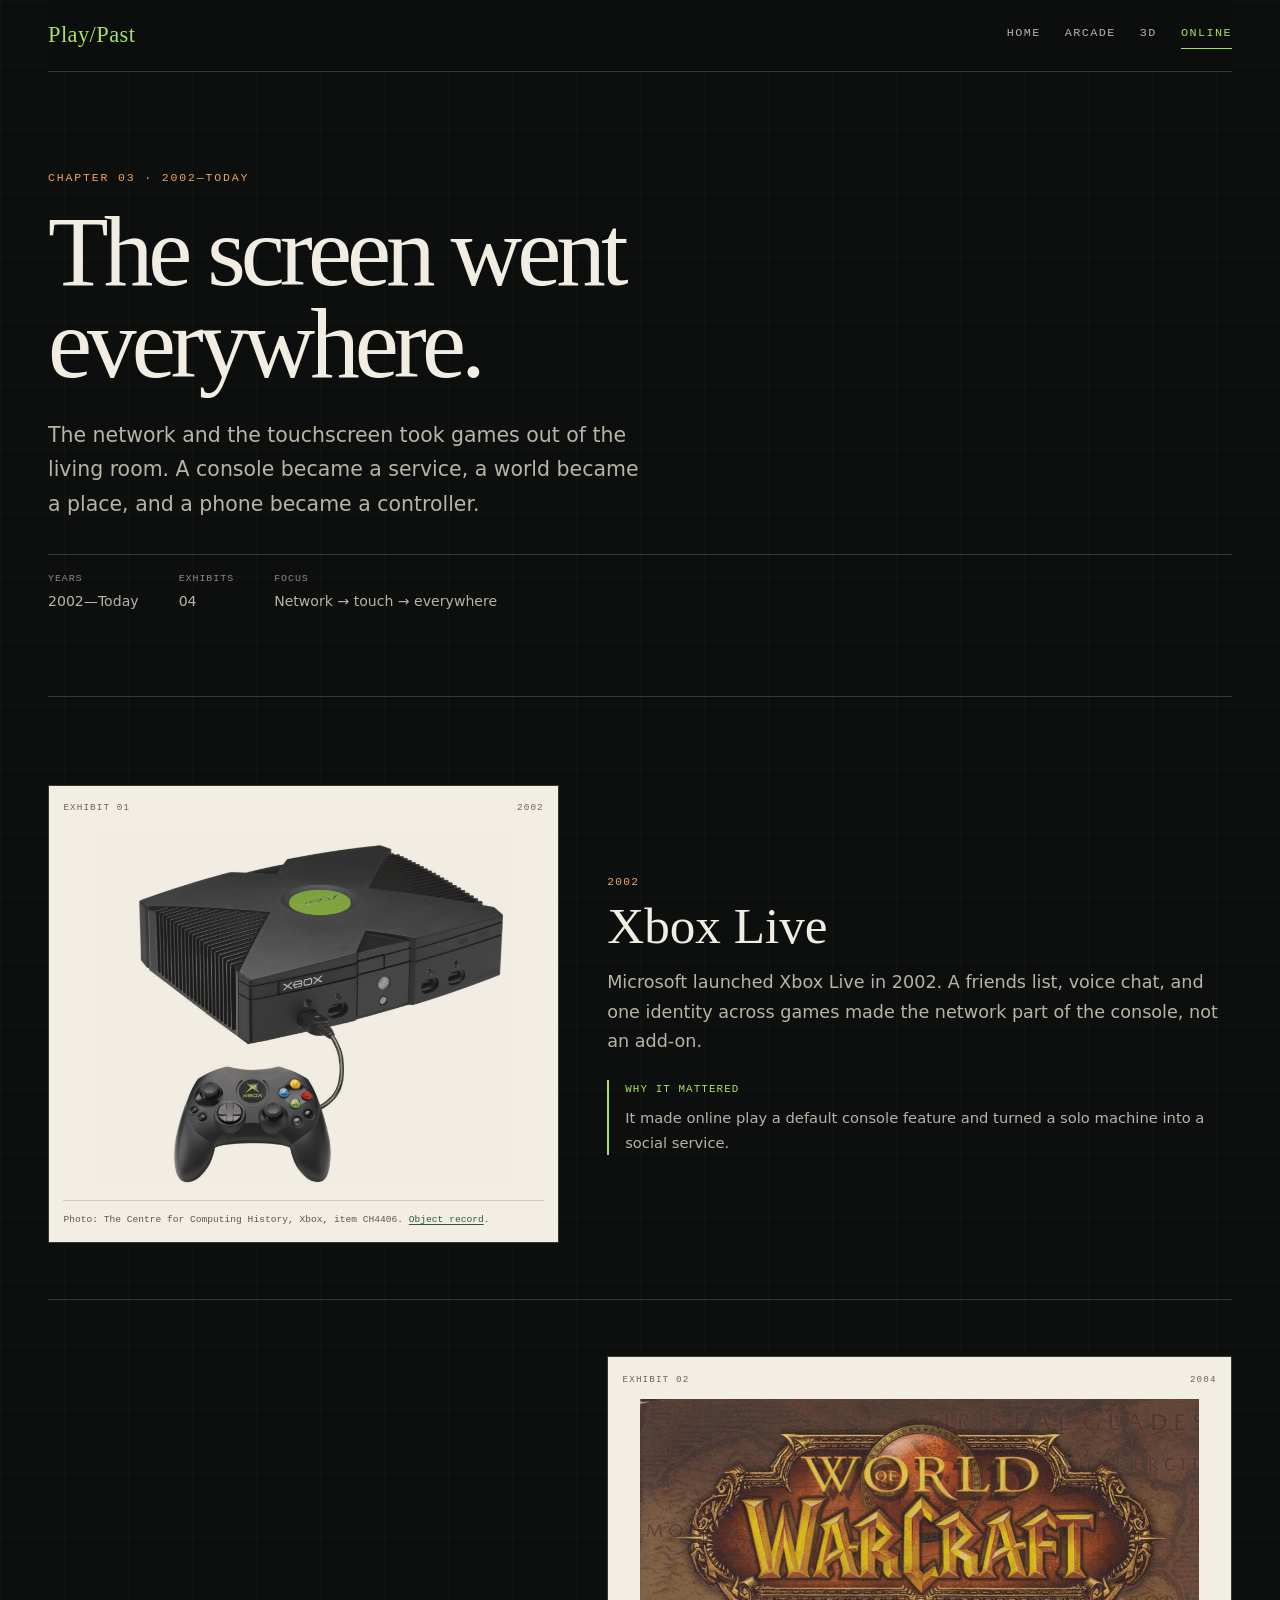
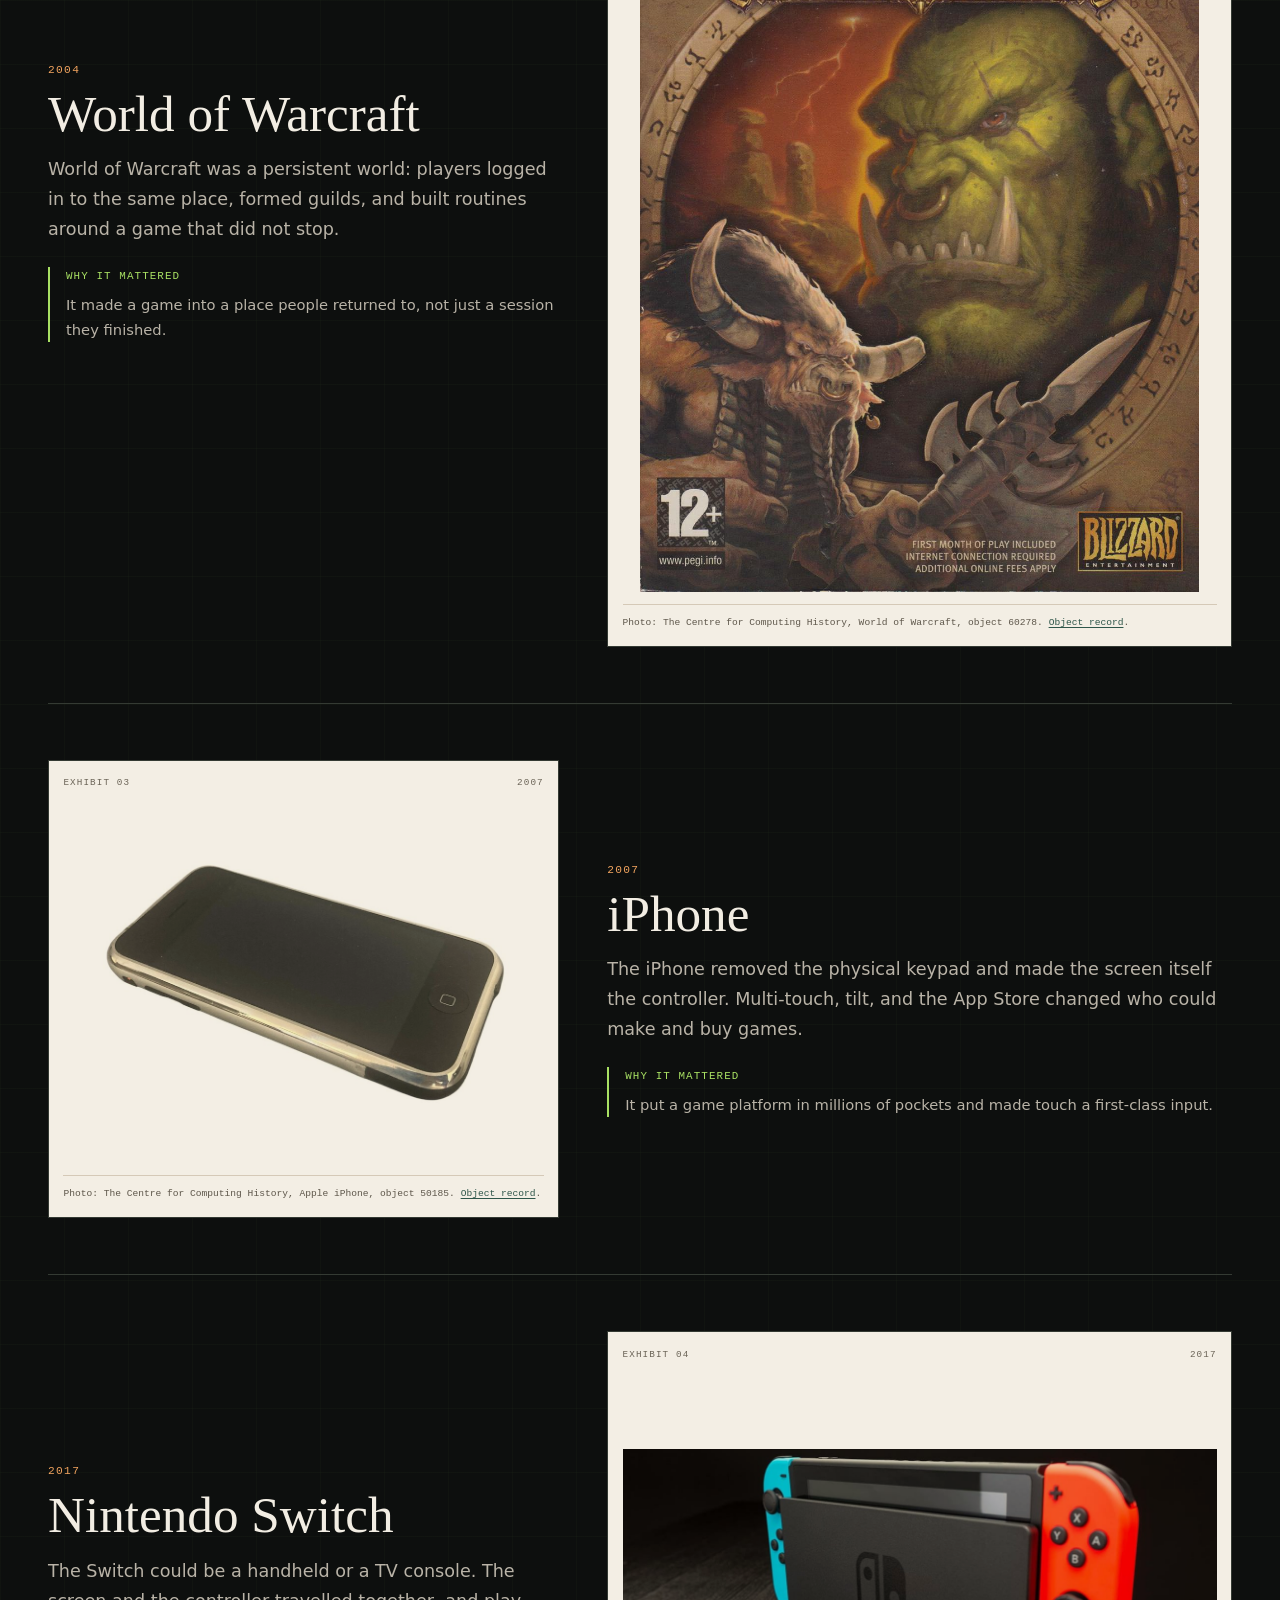
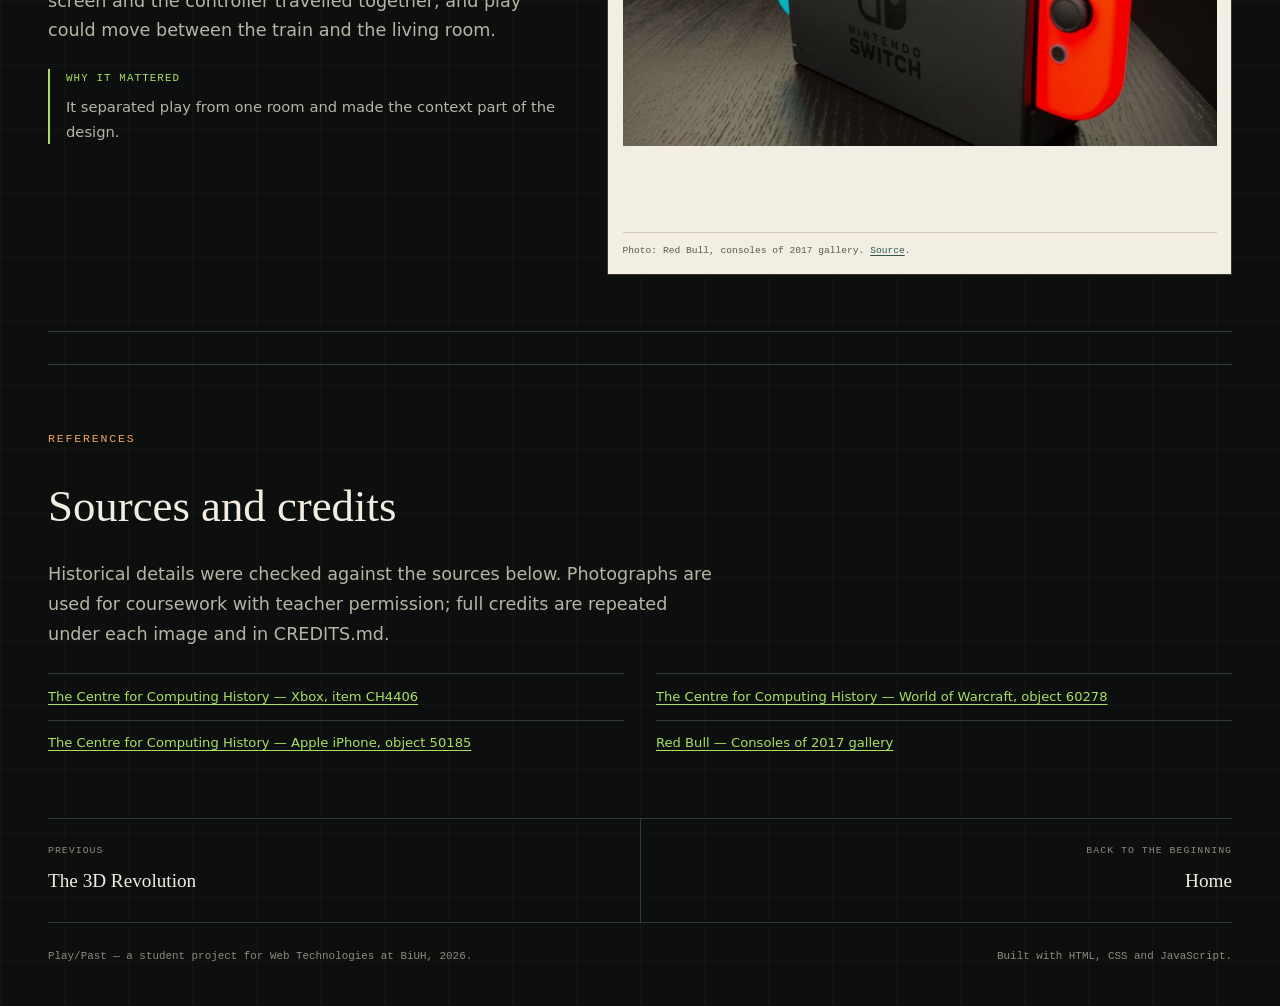
<file: online.html>
<!DOCTYPE html>
<html lang="en">
<head>
  <!-- head：声明字符集；没有它，中文/emoji 可能乱码。 -->
  <meta charset="UTF-8">
  <meta name="viewport" content="width=device-width, initial-scale=1.0">
  <!-- 搜索/分享摘要：不显示在页面上，但搜索结果会用到。 -->
  <meta name="description" content="The Online Era: how networks, touchscreens and portable consoles took games everywhere, 2002 to today.">
  <meta name="theme-color" content="#0d0f0e">
  <!-- 规范地址：告诉搜索引擎这一页的正式 URL。 -->
  <link rel="canonical" href="https://ebenluo.github.io/work/online.html">
  <!-- favicon：浏览器标签/书签的小图标，32×32 PNG。 -->
  <link rel="icon" href="assets/icons/favicon-32.png" sizes="32x32">
  <!-- 手机主屏幕图标：180×180 PNG，不能把 32 的直接放大。 -->
  <link rel="apple-touch-icon" href="assets/icons/apple-touch-icon.png">
  <!-- Open Graph：链接分享卡片的标题/描述/图片；og:image 必须是完整 https 地址。 -->
  <meta property="og:type" content="article">
  <meta property="og:site_name" content="Play/Past">
  <meta property="og:title" content="The Online Era — Play/Past">
  <meta property="og:description" content="The screen went everywhere: Xbox Live, World of Warcraft, iPhone and Nintendo Switch.">
  <meta property="og:image" content="https://ebenluo.github.io/work/assets/images/og-image.jpg">
  <meta property="og:image:width" content="1200">
  <meta property="og:image:height" content="630">
  <meta property="og:image:alt" content="Play/Past: How We Played — a dark archive poster with a line drawing of a controller.">
  <meta property="og:url" content="https://ebenluo.github.io/work/online.html">
  <meta name="twitter:card" content="summary_large_image">
  <!-- 全站样式表：路径或文件名错，整页会变成无样式的黑字白底。 -->
  <link rel="stylesheet" href="assets/css/style.css">
  <!-- 浏览器标签页标题：每页不同，不能缺。 -->
  <title>The Online Era · Play/Past</title>
</head>
<!-- body：页面所有可见内容都从这里开始。 -->
<body>
  <!-- 键盘用户按 Tab 时先到这里，可直接跳到 main，不必每次穿过导航。 -->
  <a class="skip-link" href="#main">Skip to content</a>

  <!-- 全站页头：品牌 + 主导航；四个页面保持同一结构。 -->
  <header class="site-header">
    <a class="brand" href="index.html">Play/Past</a>
    <!-- 主导航：nav 表示导航，ul/li 表示链接列表。 -->
    <nav aria-label="Primary">
      <ul>
        <li><a href="index.html">Home</a></li>
        <li><a href="arcade.html">Arcade</a></li>
        <li><a href="3d.html">3D</a></li>
        <li><a href="online.html" aria-current="page">Online</a></li>
      </ul>
    </nav>
  </header>

  <!-- main：本页独有的主要内容，也是 skip link 的目标。 -->
  <main id="main">
    <!-- 内页标题区：章节号、唯一 h1、导语和 dl 元信息。 -->
    <header class="page-intro">
      <p class="eyebrow">Chapter 03 · 2002—Today</p>
      <h1>The screen went everywhere.</h1>
      <p class="lede">
        The network and the touchscreen took games out of the living room. A
        console became a service, a world became a place, and a phone became a
        controller.
      </p>
      <dl class="page-meta">
        <div><dt>Years</dt><dd>2002—Today</dd></div>
        <div><dt>Exhibits</dt><dd>04</dd></div>
        <div><dt>Focus</dt><dd>Network → touch → everywhere</dd></div>
      </dl>
    </header>

    <!-- 展品列表：四个 article，每个都有图、说明和 Why it mattered。 -->
    <section class="page-body" aria-label="Exhibits">
      <!-- 展品 1：一张有来源的图片 + 一段历史背景 + Why it mattered。 -->
      <article class="exhibit">
        <!-- figure 把图片和来源说明绑成一个整体；figcaption 写 credit。 -->
        <figure class="exhibit-figure">
          <div class="figure-top"><span>Exhibit 01</span><span>2002</span></div>
          <div class="figure-frame">
            <img
              class="exhibit-photo"
              src="assets/images/online/xbox.jpg"
              width="750"
              height="647"
              alt="A black original Xbox console with a green logo and a black controller connected in front."
            >
          </div>
          <figcaption>
            Photo: The Centre for Computing History, Xbox, item CH4406.
            <a href="https://www.computinghistory.org.uk/det/4406/Xbox/" target="_blank" rel="noopener noreferrer">Object record</a>.
          </figcaption>
        </figure>
        <!-- 文字区：年份、h2 展品名、历史背景、Why it mattered。 -->
        <div class="exhibit-copy">
          <p class="exhibit-year">2002</p>
          <h2>Xbox Live</h2>
          <p>
            Microsoft launched Xbox Live in 2002. A friends list, voice chat,
            and one identity across games made the network part of the console,
            not an add-on.
          </p>
          <!-- 意义段：把史实连接到本站“交互改变游戏”的论点。 -->
          <div class="exhibit-why">
            <h3>Why it mattered</h3>
            <p>
              It made online play a default console feature and turned a solo
              machine into a social service.
            </p>
          </div>
        </div>
      </article>

      <!-- 展品 2：一张有来源的图片 + 一段历史背景 + Why it mattered。 -->
      <article class="exhibit">
        <figure class="exhibit-figure">
          <div class="figure-top"><span>Exhibit 02</span><span>2004</span></div>
          <div class="figure-frame figure-frame--portrait">
            <img
              class="exhibit-photo"
              src="assets/images/online/wow.jpg"
              width="1000"
              height="1418"
              alt="The box art for World of Warcraft, showing an orc and a horned figure."
            >
          </div>
          <figcaption>
            Photo: The Centre for Computing History, World of Warcraft, object 60278.
            <a href="https://www.computinghistory.org.uk/det/60278/World%20of%20Warcraft" target="_blank" rel="noopener noreferrer">Object record</a>.
          </figcaption>
        </figure>
        <div class="exhibit-copy">
          <p class="exhibit-year">2004</p>
          <h2>World of Warcraft</h2>
          <p>
            World of Warcraft was a persistent world: players logged in to the
            same place, formed guilds, and built routines around a game that did
            not stop.
          </p>
          <div class="exhibit-why">
            <h3>Why it mattered</h3>
            <p>
              It made a game into a place people returned to, not just a session
              they finished.
            </p>
          </div>
        </div>
      </article>

      <!-- 展品 3：一张有来源的图片 + 一段历史背景 + Why it mattered。 -->
      <article class="exhibit">
        <figure class="exhibit-figure">
          <div class="figure-top"><span>Exhibit 03</span><span>2007</span></div>
          <div class="figure-frame">
            <img
              class="exhibit-photo"
              src="assets/images/online/iphone.jpg"
              width="1000"
              height="667"
              alt="A black original iPhone with a silver edge, lying at an angle on a white background."
            >
          </div>
          <figcaption>
            Photo: The Centre for Computing History, Apple iPhone, object 50185.
            <a href="https://www.computinghistory.org.uk/det/50185/apple-iphone/" target="_blank" rel="noopener noreferrer">Object record</a>.
          </figcaption>
        </figure>
        <div class="exhibit-copy">
          <p class="exhibit-year">2007</p>
          <h2>iPhone</h2>
          <p>
            The iPhone removed the physical keypad and made the screen itself
            the controller. Multi-touch, tilt, and the App Store changed who
            could make and buy games.
          </p>
          <div class="exhibit-why">
            <h3>Why it mattered</h3>
            <p>
              It put a game platform in millions of pockets and made touch a
              first-class input.
            </p>
          </div>
        </div>
      </article>

      <!-- 展品 4：一张有来源的图片 + 一段历史背景 + Why it mattered。 -->
      <article class="exhibit">
        <figure class="exhibit-figure">
          <div class="figure-top"><span>Exhibit 04</span><span>2017</span></div>
          <div class="figure-frame">
            <img
              class="exhibit-photo"
              src="assets/images/online/switch.jpg"
              width="1200"
              height="600"
              alt="A Nintendo Switch in portable mode with red and blue controllers, seen from a low angle."
            >
          </div>
          <figcaption>
            Photo: Red Bull, consoles of 2017 gallery.
            <a href="https://www.redbull.com/br-pt/galleries/consoles-2017" target="_blank" rel="noopener noreferrer">Source</a>.
          </figcaption>
        </figure>
        <div class="exhibit-copy">
          <p class="exhibit-year">2017</p>
          <h2>Nintendo Switch</h2>
          <p>
            The Switch could be a handheld or a TV console. The screen and the
            controller travelled together, and play could move between the train
            and the living room.
          </p>
          <div class="exhibit-why">
            <h3>Why it mattered</h3>
            <p>
              It separated play from one room and made the context part of the
              design.
            </p>
          </div>
        </div>
      </article>
    </section>

    <!-- 来源区：列出博物馆记录和图片 credit。 -->
    <section class="sources" aria-labelledby="sources-title">
      <p class="eyebrow">References</p>
      <h2 id="sources-title">Sources and credits</h2>
      <p class="sources-intro">
        Historical details were checked against the sources below. Photographs
        are used for coursework with teacher permission; full credits are
        repeated under each image and in CREDITS.md.
      </p>
      <ul>
        <li><a href="https://www.computinghistory.org.uk/det/4406/Xbox/" target="_blank" rel="noopener noreferrer">The Centre for Computing History — Xbox, item CH4406</a></li>
        <li><a href="https://www.computinghistory.org.uk/det/60278/World%20of%20Warcraft" target="_blank" rel="noopener noreferrer">The Centre for Computing History — World of Warcraft, object 60278</a></li>
        <li><a href="https://www.computinghistory.org.uk/det/50185/apple-iphone/" target="_blank" rel="noopener noreferrer">The Centre for Computing History — Apple iPhone, object 50185</a></li>
        <li><a href="https://www.redbull.com/br-pt/galleries/consoles-2017" target="_blank" rel="noopener noreferrer">Red Bull — Consoles of 2017 gallery</a></li>
      </ul>
    </section>

    <!-- 章节翻页：上一页/下一页都是真实链接，不是按钮。 -->
    <nav class="page-pager" aria-label="Chapter navigation">
      <a href="3d.html"><span>Previous</span><strong>The 3D Revolution</strong></a>
      <a href="index.html"><span>Back to the beginning</span><strong>Home</strong></a>
    </nav>
  </main>

  <!-- 全站页脚：项目说明，不属于任何 article。 -->
  <footer class="site-footer">
    <p>Play/Past — a student project for Web Technologies at BiUH, 2026.</p>
    <p>Built with HTML, CSS and JavaScript.</p>
  </footer>
</body>
</html>
</file>
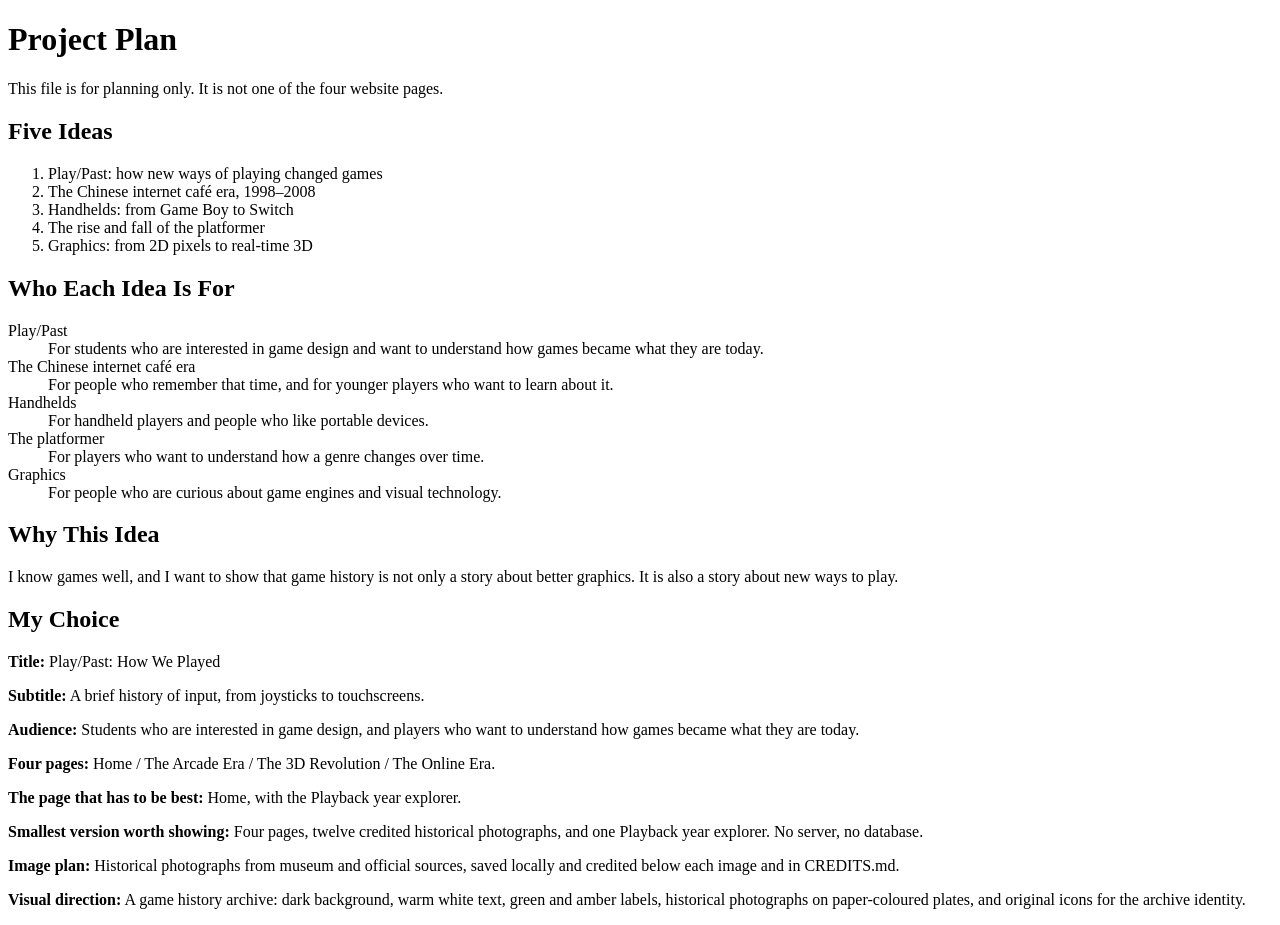
<file: project.html>
<!DOCTYPE html>
<html lang="en">
<head>
  <meta charset="UTF-8">
  <meta name="viewport" content="width=device-width, initial-scale=1.0">
  <meta name="robots" content="noindex">
  <meta name="description" content="Project plan for Play/Past: How We Played.">
  <title>Project Plan · Play/Past</title>
</head>
<body>
  <!-- 课程计划页：只用于记录五个想法和最终选择，不是网站主导航页面。 -->
  <h1>Project Plan</h1>
  <p>This file is for planning only. It is not one of the four website pages.</p>

  <!-- 五个想法用 ol：列表有编号，但重点是“先列五个再选一个”。 -->
  <h2>Five Ideas</h2>
  <ol>
    <li>Play/Past: how new ways of playing changed games</li>
    <li>The Chinese internet café era, 1998–2008</li>
    <li>Handhelds: from Game Boy to Switch</li>
    <li>The rise and fall of the platformer</li>
    <li>Graphics: from 2D pixels to real-time 3D</li>
  </ol>

  <!-- 用 dl/dt/dd 表达“想法 → 受众”的成对信息。 -->
  <h2>Who Each Idea Is For</h2>
  <dl>
    <dt>Play/Past</dt>
    <dd>For students who are interested in game design and want to understand how games became what they are today.</dd>
    <dt>The Chinese internet café era</dt>
    <dd>For people who remember that time, and for younger players who want to learn about it.</dd>
    <dt>Handhelds</dt>
    <dd>For handheld players and people who like portable devices.</dd>
    <dt>The platformer</dt>
    <dd>For players who want to understand how a genre changes over time.</dd>
    <dt>Graphics</dt>
    <dd>For people who are curious about game engines and visual technology.</dd>
  </dl>

  <h2>Why This Idea</h2>
  <p>I know games well, and I want to show that game history is not only a story about better graphics. It is also a story about new ways to play.</p>

  <!-- 最终决定：标题、受众、四页、最小版本、图片来源。 -->
  <h2>My Choice</h2>
  <p><strong>Title:</strong> Play/Past: How We Played</p>
  <p><strong>Subtitle:</strong> A brief history of input, from joysticks to touchscreens.</p>
  <p><strong>Audience:</strong> Students who are interested in game design, and players who want to understand how games became what they are today.</p>
  <p><strong>Four pages:</strong> Home / The Arcade Era / The 3D Revolution / The Online Era.</p>
  <p><strong>The page that has to be best:</strong> Home, with the Playback year explorer.</p>
  <p><strong>Smallest version worth showing:</strong> Four pages, twelve credited historical photographs, and one Playback year explorer. No server, no database.</p>
  <p><strong>Image plan:</strong> Historical photographs from museum and official sources, saved locally and credited below each image and in CREDITS.md.</p>
  <p><strong>Visual direction:</strong> A game history archive: dark background, warm white text, green and amber labels, historical photographs on paper-coloured plates, and original icons for the archive identity.</p>
</body>
</html>
</file>
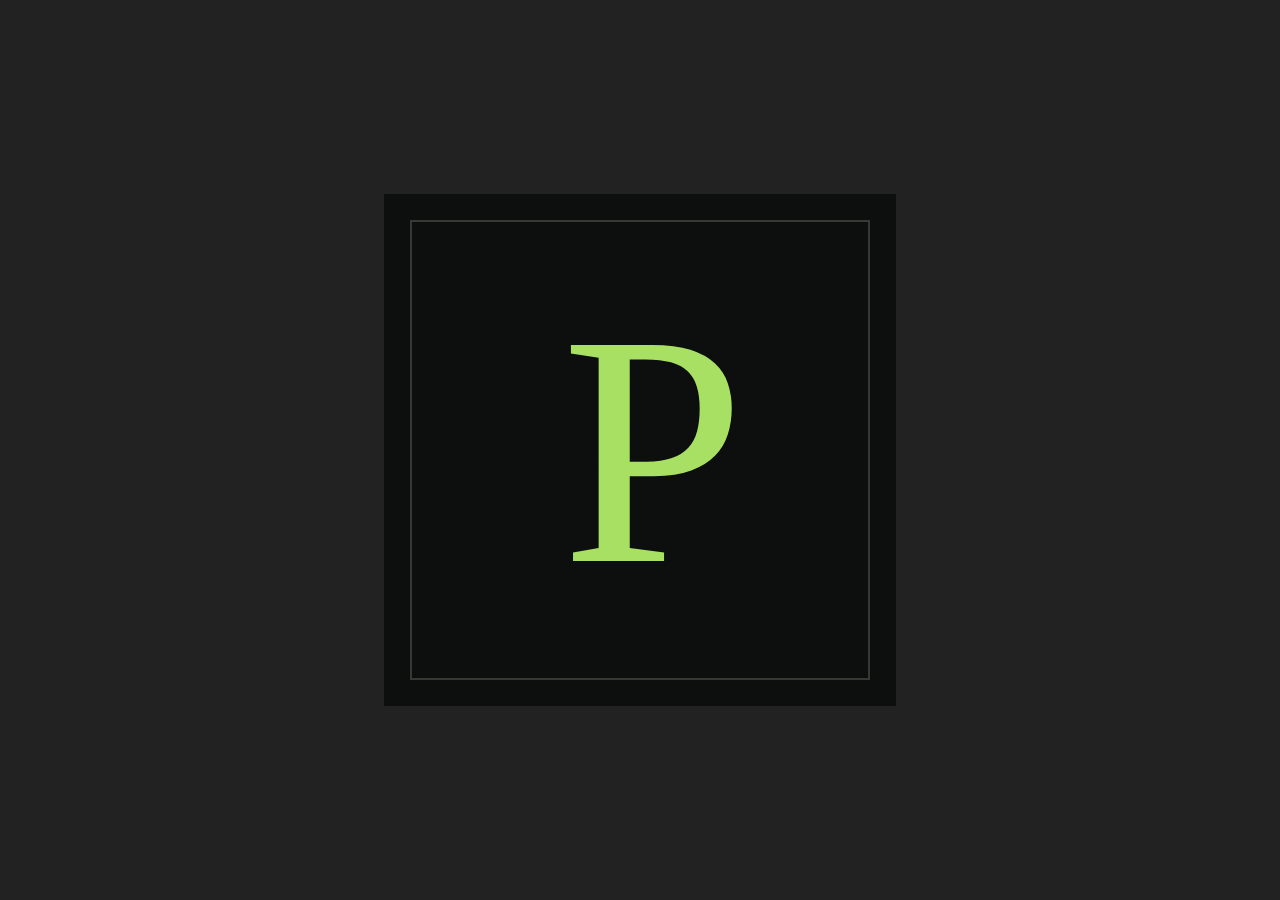
<file: design/app-icon.html>
<!DOCTYPE html>
<html lang="en">
<head>
  <meta charset="UTF-8">
  <meta name="robots" content="noindex">
  <title>Play/Past app icon</title>
  <style>
    * { box-sizing: border-box; }
    html, body { margin: 0; background: #222; }
    body { display: grid; min-height: 100vh; place-items: center; }
    .icon {
      width: 512px;
      height: 512px;
      display: grid;
      place-items: center;
      background: #0d0f0e;
      color: #a8e063;
      font-family: Georgia, "Times New Roman", serif;
      position: relative;
      overflow: hidden;
    }
    .icon::before {
      content: "";
      position: absolute;
      inset: 26px;
      border: 2px solid #343a33;
    }
    .mark {
      position: relative;
      z-index: 1;
      font-size: 330px;
      line-height: 1;
      letter-spacing: -0.08em;
    }
  </style>
</head>
<body>
  <div class="icon" aria-label="Play/Past icon">
    <span class="mark">P</span>
  </div>
</body>
</html>
</file>
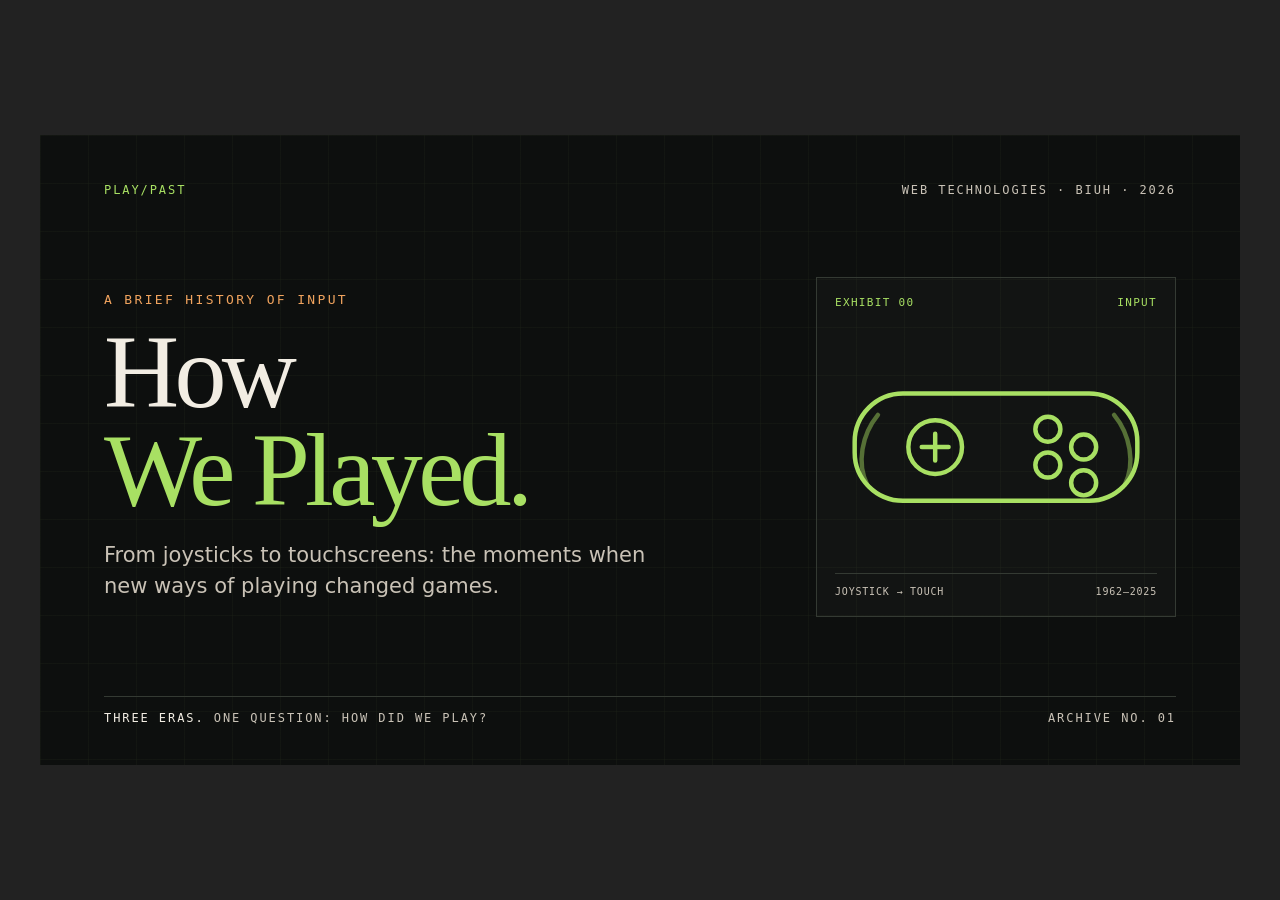
<file: design/og-poster.html>
<!DOCTYPE html>
<html lang="en">
<head>
  <meta charset="UTF-8">
  <meta name="viewport" content="width=device-width, initial-scale=1.0">
  <title>Play/Past · Open Graph Poster</title>
  <style>
    :root {
      --bg: #0d0f0e;
      --ink: #f2ede3;
      --muted: #c9c2b6;
      --line: #343a33;
      --green: #a8e063;
      --amber: #f0a35e;
    }

    * {
      box-sizing: border-box;
    }

    body {
      margin: 0;
      min-height: 100vh;
      display: grid;
      place-items: center;
      background: #222;
      font-family: "Segoe UI", system-ui, -apple-system, sans-serif;
    }

    .poster {
      width: 1200px;
      height: 630px;
      padding: 48px 64px 40px;
      display: flex;
      flex-direction: column;
      justify-content: space-between;
      overflow: hidden;
      color: var(--ink);
      background-color: var(--bg);
      background-image:
        linear-gradient(rgba(168, 224, 99, 0.035) 1px, transparent 1px),
        linear-gradient(90deg, rgba(168, 224, 99, 0.035) 1px, transparent 1px);
      background-size: 48px 48px;
    }

    .topline,
    .bottomline {
      display: flex;
      align-items: center;
      justify-content: space-between;
      gap: 24px;
      font-family: "Cascadia Mono", Consolas, monospace;
      font-size: 12px;
      letter-spacing: 0.16em;
      text-transform: uppercase;
    }

    .topline {
      color: var(--green);
    }

    .topline span:last-child {
      color: var(--muted);
    }

    .main {
      display: grid;
      grid-template-columns: minmax(0, 1fr) 360px;
      gap: 40px;
      align-items: center;
      padding-block: 28px;
    }

    .kicker {
      margin: 0 0 16px;
      color: var(--amber);
      font-family: "Cascadia Mono", Consolas, monospace;
      font-size: 13px;
      letter-spacing: 0.18em;
      text-transform: uppercase;
    }

    h1 {
      margin: 0;
      font-family: Georgia, "Times New Roman", serif;
      font-size: 104px;
      line-height: 0.94;
      letter-spacing: -0.045em;
      font-weight: 400;
    }

    h1 span {
      color: var(--green);
    }

    .subtitle {
      max-width: 560px;
      margin: 22px 0 0;
      color: var(--muted);
      font-size: 21px;
      line-height: 1.45;
    }

    .visual {
      display: flex;
      flex-direction: column;
      justify-content: space-between;
      min-height: 340px;
      padding: 18px;
      border: 1px solid var(--line);
      background: rgba(255, 255, 255, 0.02);
    }

    .visual-meta {
      display: flex;
      justify-content: space-between;
      gap: 16px;
      color: var(--green);
      font-family: "Cascadia Mono", Consolas, monospace;
      font-size: 11px;
      letter-spacing: 0.12em;
      text-transform: uppercase;
    }

    .visual svg {
      width: 100%;
      height: auto;
      color: var(--green);
    }

    .visual-foot {
      display: flex;
      justify-content: space-between;
      gap: 16px;
      padding-top: 12px;
      border-top: 1px solid var(--line);
      color: var(--muted);
      font-family: "Cascadia Mono", Consolas, monospace;
      font-size: 10px;
      letter-spacing: 0.08em;
      text-transform: uppercase;
    }

    .bottomline {
      padding-top: 14px;
      border-top: 1px solid var(--line);
      color: var(--muted);
    }

    .bottomline strong {
      color: var(--ink);
      font-weight: 500;
    }
  </style>
</head>
<body>
  <main class="poster">
    <header class="topline">
      <span>Play/Past</span>
      <span>Web Technologies · BiUH · 2026</span>
    </header>

    <div class="main">
      <div>
        <p class="kicker">A brief history of input</p>
        <h1>How<br><span>We Played.</span></h1>
        <p class="subtitle">From joysticks to touchscreens: the moments when new ways of playing changed games.</p>
      </div>

      <div class="visual" aria-hidden="true">
        <div class="visual-meta">
          <span>Exhibit 00</span>
          <span>Input</span>
        </div>

        <svg viewBox="0 0 360 250" fill="none" stroke="currentColor" stroke-width="5" stroke-linecap="round" stroke-linejoin="round">
          <rect x="22" y="72" width="316" height="120" rx="54" />
          <circle cx="112" cy="132" r="30" />
          <path d="M112 117v30M97 132h30" />
          <circle cx="238" cy="112" r="14" />
          <circle cx="278" cy="132" r="14" />
          <circle cx="238" cy="152" r="14" />
          <circle cx="278" cy="172" r="14" />
          <path d="M48 96c-18 22-24 54-12 78" opacity="0.45" />
          <path d="M312 96c18 22 24 54 12 78" opacity="0.45" />
        </svg>

        <div class="visual-foot">
          <span>Joystick → Touch</span>
          <span>1962—2025</span>
        </div>
      </div>
    </div>

    <footer class="bottomline">
      <span><strong>Three eras.</strong> One question: how did we play?</span>
      <span>Archive No. 01</span>
    </footer>
  </main>
</body>
</html>
</file>
<file: assets/css/style.css>
/* 设计变量：颜色、字体栈、页面宽度和左右留白；改一处，全站生效 */
:root {
  color-scheme: dark;

  --bg: #0d0f0e;
  --surface: #151916;
  --ink: #f2ede3;
  --muted: #b9b3a7;
  --dim: #8f8a7d;
  --line: #343a33;
  --green: #a8e063;
  --amber: #f0a35e;

  --serif: Georgia, "Times New Roman", serif;
  --sans: "Segoe UI", system-ui, -apple-system, BlinkMacSystemFont, sans-serif;
  --mono: "Cascadia Mono", Consolas, "Liberation Mono", monospace;

  --shell: 76rem;
  --gutter: clamp(1.25rem, 4vw, 3rem);
}

/* 全局盒模型：width 包含 padding 和 border，布局更好算 */
*,
*::before,
*::after {
  box-sizing: border-box;
}

/* 页面根元素：开启平滑滚动 */
html {
  scroll-behavior: smooth;
}

/* 页面基础：铺满高度、网格背景、正文字体和行高 */
body {
  margin: 0;
  min-height: 100vh;
  background-color: var(--bg);
  background-image:
    linear-gradient(rgba(168, 224, 99, 0.025) 1px, transparent 1px),
    linear-gradient(90deg, rgba(168, 224, 99, 0.025) 1px, transparent 1px);
  background-size: 64px 64px;
  color: var(--ink);
  font-family: var(--sans);
  font-size: clamp(1rem, 0.96rem + 0.2vw, 1.1rem);
  line-height: 1.7;
}

h1,
h2,
h3,
p {
  margin: 0;
}

h1,
h2,
h3 {
  font-family: var(--serif);
  font-weight: 400;
}

/* 默认链接颜色和下划线位置 */
a {
  color: var(--green);
  text-underline-offset: 0.2em;
}

/* 鼠标悬停时的链接颜色 */
a:hover {
  color: var(--amber);
}

/* 图片默认块级显示，并且不超出父容器 */
img {
  display: block;
  max-width: 100%;
}

/* 用户选中文字时的颜色 */
::selection {
  background: var(--green);
  color: var(--bg);
}

/* 键盘焦点轮廓；不要删掉它 */
:focus-visible {
  outline: 2px solid var(--amber);
  outline-offset: 4px;
}

/* 跳到主内容的链接：默认移出屏幕，聚焦时出现 */
.skip-link {
  position: fixed;
  top: 0.75rem;
  left: 0.75rem;
  z-index: 100;
  padding: 0.65rem 0.9rem;
  background: var(--green);
  color: var(--bg);
  font-size: 0.85rem;
  font-weight: 600;
  text-decoration: none;
  transform: translateY(-180%);
  transition: transform 160ms ease;
}

/* 键盘聚焦时把 skip link 移回可见区域 */
.skip-link:focus {
  transform: translateY(0);
}

/* 全站页头：吸顶、左右分布、半透明背景 */
.site-header {
  position: sticky;
  top: 0;
  z-index: 50;
  display: flex;
  flex-wrap: wrap;
  align-items: center;
  justify-content: space-between;
  gap: 1rem 2rem;
  width: min(calc(100% - (var(--gutter) * 2)), var(--shell));
  margin-inline: auto;
  padding-block: 1rem;
  border-bottom: 1px solid var(--line);
  background: rgba(13, 15, 14, 0.9);
  backdrop-filter: blur(12px);
}

/* 浏览器不支持毛玻璃时的深色回退 */
@supports not (backdrop-filter: blur(1px)) {
  /* 全站页头：吸顶、左右分布、半透明背景 */
  .site-header {
    background: var(--bg);
  }
}

/* 站点品牌字：Play/Past */
.brand {
  color: var(--green);
  font-family: var(--serif);
  font-size: 1.4rem;
  letter-spacing: 0.02em;
  text-decoration: none;
}

/* 品牌字悬停颜色 */
.brand:hover {
  color: var(--ink);
}

/* 把主导航推到右侧 */
.site-header nav {
  margin-left: auto;
}

/* 导航列表：横向排列、去掉项目符号 */
.site-header nav ul {
  display: flex;
  flex-wrap: wrap;
  gap: 0.4rem 1.5rem;
  margin: 0;
  padding: 0;
  list-style: none;
}

/* 导航链接：大写、等宽字体、无下划线 */
.site-header nav a {
  display: inline-block;
  padding-block: 0.35rem;
  color: var(--muted);
  font-family: var(--mono);
  font-size: 0.74rem;
  letter-spacing: 0.12em;
  text-decoration: none;
  text-transform: uppercase;
}

/* 导航链接悬停颜色 */
.site-header nav a:hover {
  color: var(--ink);
}

/* 当前页导航：用属性选择器标成绿色 */
.site-header nav a[aria-current="page"] {
  color: var(--green);
}

/* 当前页导航的小下划线 */
.site-header nav a[aria-current="page"]::after {
  content: "";
  display: block;
  height: 1px;
  margin-top: 0.3rem;
  background: var(--green);
}

/* 首页每个 section 的统一宽度和居中 */
main > section {
  width: min(calc(100% - (var(--gutter) * 2)), var(--shell));
  margin-inline: auto;
}

/* 首页 Hero 的上下留白 */
.hero {
  padding-block: clamp(4rem, 11vw, 8rem) clamp(3rem, 7vw, 5rem);
}

/* 小标签：等宽、大写、琥珀色 */
.eyebrow {
  margin-bottom: 1.2rem;
  color: var(--amber);
  font-family: var(--mono);
  font-size: 0.72rem;
  letter-spacing: 0.16em;
  text-transform: uppercase;
}

/* 首页大标题：流式字号、紧凑行高 */
.hero h1 {
  max-width: 9em;
  font-size: clamp(3.4rem, 9.5vw, 7.6rem);
  line-height: 0.88;
  letter-spacing: -0.055em;
}

/* 标题后半句改成荧光绿 */
.hero h1 span {
  color: var(--green);
}

/* 导语：限制行长、弱化颜色 */
.lede {
  max-width: 42rem;
  margin-top: 1.8rem;
  color: var(--muted);
  font-size: clamp(1.05rem, 1.6vw, 1.3rem);
  line-height: 1.7;
}

/* 按钮/链接外观：边框、最小触控高度、等宽大写 */
.button {
  display: inline-flex;
  align-items: center;
  min-height: 46px;
  margin-top: 2rem;
  padding: 0.65rem 1rem;
  border: 1px solid var(--green);
  color: var(--green);
  font-family: var(--mono);
  font-size: 0.75rem;
  letter-spacing: 0.1em;
  text-decoration: none;
  text-transform: uppercase;
  transition:
    background-color 160ms ease,
    color 160ms ease;
}

/* 按钮悬停：背景和文字反转 */
.button:hover {
  background: var(--green);
  color: var(--bg);
}

/* 论点段落：上边框和上下留白 */
.thesis {
  padding-block: clamp(2.5rem, 6vw, 4.5rem);
  border-top: 1px solid var(--line);
}

/* 论点标题的字号和宽度 */
.thesis h2 {
  max-width: 12em;
  font-size: clamp(2rem, 4vw, 3.2rem);
  line-height: 1.1;
}

/* 论点正文的最大行宽 */
.thesis p {
  max-width: 46rem;
  margin-top: 1.2rem;
  color: var(--muted);
}

/* 三个时代区域：上边框和上下留白 */
.eras {
  padding-block: clamp(3rem, 7vw, 5.5rem);
  border-top: 1px solid var(--line);
}

/* 时代区的标题 */
.eras > h2 {
  max-width: 12em;
  font-size: clamp(2rem, 4.5vw, 3.6rem);
  line-height: 1.05;
}

/* 三个时代卡片：Grid 三列等宽 */
.era-grid {
  display: grid;
  grid-template-columns: repeat(3, minmax(0, 1fr));
  gap: 1.5rem;
  margin-top: clamp(2rem, 4vw, 3rem);
}

/* 单张时代卡片：纵向 flex、顶部细线 */
.era-card {
  display: flex;
  flex-direction: column;
  min-height: 15rem;
  padding-top: 1.1rem;
  border-top: 1px solid var(--line);
}

/* 卡片年份：等宽、琥珀色 */
.era-years {
  color: var(--amber);
  font-family: var(--mono);
  font-size: 0.68rem;
  letter-spacing: 0.1em;
}

/* 卡片标题字号 */
.era-card h3 {
  margin-block: 0.65rem;
  font-size: clamp(1.6rem, 2.6vw, 2.1rem);
  line-height: 1.1;
}

/* 卡片标题链接：不是默认蓝色下划线 */
.era-card h3 a {
  color: var(--ink);
  text-decoration: none;
}

/* 卡片标题悬停变绿 */
.era-card h3 a:hover {
  color: var(--green);
}

/* 卡片摘要：只选非年份、非展品名的 p */
.era-card > p:not(.era-years):not(.era-exhibits) {
  color: var(--muted);
}

/* 四个展品名：推到底部、弱化颜色 */
.era-exhibits {
  margin-top: auto;
  padding-top: 1.2rem;
  color: var(--dim);
  font-family: var(--mono);
  font-size: 0.66rem;
  line-height: 1.8;
  letter-spacing: 0.02em;
}

/* 全站页脚：顶线、左右分布、等宽小字 */
.site-footer {
  display: flex;
  flex-wrap: wrap;
  justify-content: space-between;
  gap: 0.6rem 2rem;
  width: min(calc(100% - (var(--gutter) * 2)), var(--shell));
  margin-inline: auto;
  padding-block: 1.5rem 2.5rem;
  border-top: 1px solid var(--line);
  color: var(--dim);
  font-family: var(--mono);
  font-size: 0.68rem;
  line-height: 1.8;
}

/* 响应式：中等屏幕把三列改成一列 */
@media (max-width: 900px) {
  /* 三个时代卡片：Grid 三列等宽 */
  .era-grid {
    grid-template-columns: 1fr;
  }

  /* 单张时代卡片：纵向 flex、顶部细线 */
  .era-card {
    min-height: 0;
  }

  /* 四个展品名：推到底部、弱化颜色 */
  .era-exhibits {
    margin-top: 1rem;
  }
}

/* 响应式：手机/窄屏让导航换到第二行 */
@media (max-width: 720px) {
  /* 全站页头：吸顶、左右分布、半透明背景 */
  .site-header {
    align-items: flex-start;
  }

  /* 把主导航推到右侧 */
  .site-header nav {
    width: 100%;
    margin-left: 0;
  }

  /* 导航列表：横向排列、去掉项目符号 */
  .site-header nav ul {
    gap: 0.35rem 1rem;
  }

  /* 首页大标题：流式字号、紧凑行高 */
  .hero h1 {
    font-size: clamp(3.1rem, 14vw, 4.8rem);
  }
}

/* 响应式：更窄屏幕进一步缩小字号和留白 */
@media (max-width: 520px) {
  /* 设计变量：颜色、字体栈、页面宽度和左右留白；改一处，全站生效 */
  :root {
    --gutter: 1.1rem;
  }

  /* 站点品牌字：Play/Past */
  .brand {
    font-size: 1.25rem;
  }

  /* 导航链接：大写、等宽字体、无下划线 */
  .site-header nav a {
    font-size: 0.68rem;
  }

  /* 首页大标题：流式字号、紧凑行高 */
  .hero h1 {
    font-size: clamp(2.9rem, 15vw, 4rem);
  }

  .thesis h2,
  .eras > h2 {
    font-size: 1.9rem;
  }

  /* 全站页脚：顶线、左右分布、等宽小字 */
  .site-footer {
    display: block;
  }
}

/* 视觉隐藏但保留给屏幕阅读器的工具类 */
.visually-hidden {
  position: absolute !important;
  width: 1px;
  height: 1px;
  padding: 0;
  margin: -1px;
  overflow: hidden;
  clip: rect(0 0 0 0);
  clip-path: inset(50%);
  white-space: nowrap;
  border: 0;
}

/* Playback 区域：上边框、上下留白和锚点偏移 */
.playback {
  padding-block: clamp(3rem, 7vw, 5.5rem);
  border-top: 1px solid var(--line);
  scroll-margin-top: 5rem;
}

/* Playback 标题区最大宽度 */
.playback-head {
  max-width: 46rem;
  margin-bottom: 2rem;
}

/* Playback 标题字号 */
.playback-head h2 {
  font-size: clamp(2rem, 4.5vw, 3.6rem);
  line-height: 1.05;
}

/* Playback 说明文字 */
.playback-head > p:not(.eyebrow) {
  max-width: 42rem;
  margin-top: 1rem;
  color: var(--muted);
}

/* Playback 面板：左控件、右结果的两列 Grid */
.playback-panel {
  display: grid;
  grid-template-columns: minmax(0, 0.85fr) minmax(0, 1.15fr);
  border: 1px solid var(--line);
  background: var(--surface);
}

/* Playback 控件区：内边距和右分割线 */
.playback-controls {
  padding: clamp(1.25rem, 3vw, 2rem);
  border-right: 1px solid var(--line);
}

/* 年份标签和输出值的左右布局 */
.year-head {
  display: flex;
  align-items: baseline;
  justify-content: space-between;
  gap: 1rem;
}

/* 年份标签样式 */
.year-head label {
  color: var(--muted);
  font-family: var(--mono);
  font-size: 0.72rem;
  letter-spacing: 0.12em;
  text-transform: uppercase;
}

/* 大号年份数字 */
.year-head output {
  color: var(--green);
  font-family: var(--serif);
  font-size: clamp(2.5rem, 5vw, 4rem);
  line-height: 1;
}

/* 范围滑块：占满宽度、绿色强调色 */
.playback input[type="range"] {
  width: 100%;
  margin: 1.1rem 0 0.6rem;
  accent-color: var(--green);
  cursor: pointer;
}

/* 滑块两端的 1962/2025 刻度 */
.playback-scale {
  display: flex;
  justify-content: space-between;
  color: var(--dim);
  font-family: var(--mono);
  font-size: 0.65rem;
  letter-spacing: 0.08em;
}

/* 滑块帮助文字 */
.playback-help {
  margin-top: 1.2rem;
  color: var(--dim);
  font-size: 0.82rem;
  line-height: 1.6;
}

/* button 版本按钮：去掉默认背景、继承字体 */
button.button {
  background: transparent;
  font: inherit;
  cursor: pointer;
}

/* Playback 按钮的上间距 */
.playback-controls .button {
  margin-top: 1.2rem;
}

/* 结果区：纵向居中 */
.playback-result {
  display: flex;
  flex-direction: column;
  justify-content: center;
  padding: clamp(1.5rem, 4vw, 2.5rem);
}

/* 结果年份和时代的小标签 */
.result-meta {
  color: var(--amber);
  font-family: var(--mono);
  font-size: 0.68rem;
  letter-spacing: 0.12em;
  text-transform: uppercase;
}

/* 结果展品标题 */
.playback-result h3 {
  margin-top: 0.7rem;
  font-size: clamp(2.1rem, 4vw, 3.4rem);
  line-height: 1;
}

/* 结果说明文字的最大行宽 */
.result-text {
  max-width: 42em;
  margin-top: 1rem;
  color: var(--muted);
}

/* 结果链接：等宽大写、下划线 */
.result-link {
  display: inline-block;
  margin-top: 1.5rem;
  color: var(--green);
  font-family: var(--mono);
  font-size: 0.7rem;
  letter-spacing: 0.08em;
  text-decoration: underline;
  text-underline-offset: 0.25em;
  text-transform: uppercase;
}

/* JavaScript 关闭时的提示文字 */
.noscript {
  margin-top: 1rem;
  color: var(--amber);
  font-size: 0.85rem;
}

/* 响应式：Playback 面板改成单列 */
@media (max-width: 800px) {
  /* Playback 面板：左控件、右结果的两列 Grid */
  .playback-panel {
    grid-template-columns: 1fr;
  }

  /* Playback 控件区：内边距和右分割线 */
  .playback-controls {
    border-right: 0;
    border-bottom: 1px solid var(--line);
  }
}

/* 尊重系统“减少动态效果”设置 */
@media (prefers-reduced-motion: reduce) {
  /* 页面根元素：开启平滑滚动 */
  html {
    scroll-behavior: auto;
  }

  /* 全局盒模型：width 包含 padding 和 border，布局更好算 */
  *,
  *::before,
  *::after {
    animation-duration: 0.01ms !important;
    animation-iteration-count: 1 !important;
    transition-duration: 0.01ms !important;
  }
}

/* Interior pages: the archive catalogue */

/* 内页标题区：统一宽度、上下留白、底部分割线 */
.page-intro {
  width: min(calc(100% - (var(--gutter) * 2)), var(--shell));
  margin-inline: auto;
  padding-block: clamp(3rem, 8vw, 6rem) clamp(2.5rem, 5vw, 4rem);
  border-bottom: 1px solid var(--line);
}

/* 内页唯一 h1 的字号 */
.page-intro h1 {
  max-width: 10em;
  font-size: clamp(3.2rem, 8vw, 6.2rem);
  line-height: 0.92;
  letter-spacing: -0.05em;
}

/* 内页导语的最大宽度 */
.page-intro .lede {
  max-width: 38rem;
}

/* 内页元信息：横向排列的 dl */
.page-meta {
  display: flex;
  flex-wrap: wrap;
  gap: 1rem 2.5rem;
  margin-top: 2rem;
  padding-top: 1rem;
  border-top: 1px solid var(--line);
}

/* 元信息的一组 dt/dd */
.page-meta div {
  display: grid;
  gap: 0.15rem;
}

/* 元信息的小标签 */
.page-meta dt {
  color: var(--dim);
  font-family: var(--mono);
  font-size: 0.62rem;
  letter-spacing: 0.1em;
  text-transform: uppercase;
}

/* 元信息的值 */
.page-meta dd {
  margin: 0;
  color: var(--muted);
  font-size: 0.88rem;
}

/* 展品列表区的上下留白 */
.page-body {
  padding-block: clamp(1rem, 3vw, 2rem);
}

/* 单个展品：两列 Grid、垂直居中、底部分割线 */
.exhibit {
  display: grid;
  grid-template-columns: minmax(0, 0.9fr) minmax(0, 1.1fr);
  gap: clamp(1.5rem, 4vw, 3rem);
  align-items: center;
  padding-block: clamp(2rem, 5vw, 3.5rem);
  border-bottom: 1px solid var(--line);
}

/* 偶数展品把图片放到右边 */
.exhibit:nth-child(even) .exhibit-figure {
  order: 2;
}

/* 图片展板：纸色背景、内边距和边框 */
.exhibit-figure {
  margin: 0;
  padding: 0.9rem;
  border: 1px solid var(--line);
  background: #f3eee4;
  color: #1b1a17;
}

/* 展品编号和年份的顶部标签 */
.figure-top {
  display: flex;
  justify-content: space-between;
  gap: 1rem;
  color: #6b6457;
  font-family: var(--mono);
  font-size: 0.58rem;
  letter-spacing: 0.12em;
  text-transform: uppercase;
}

/* 图片框：固定 4:3 比例、裁切溢出、相对定位 */
.figure-frame {
  position: relative;
  display: grid;
  width: 100%;
  aspect-ratio: 4 / 3;
  place-items: center;
  margin-block: 0.75rem;
  overflow: hidden;
  background: #f3eee4;
}

/* 竖图专用比例（Pong、DualShock、WoW） */
.figure-frame--portrait {
  aspect-ratio: 3 / 4;
}

/* 图片：绝对定位填满框、完整显示、融进纸色 */
.exhibit-photo {
  position: absolute;
  inset: 0;
  width: 100%;
  height: 100%;
  object-fit: contain;
  mix-blend-mode: multiply;
}

/* 图下来源说明：小号等宽字、顶部细线 */
.exhibit-figure figcaption {
  padding-top: 0.65rem;
  border-top: 1px solid #d5c9b7;
  color: #5e574b;
  font-family: var(--mono);
  font-size: 0.6rem;
  line-height: 1.7;
}

/* 图下来源链接在浅色纸上的颜色 */
.exhibit-figure figcaption a {
  color: #2f564a;
}

/* 展品年份小标签 */
.exhibit-year {
  color: var(--amber);
  font-family: var(--mono);
  font-size: 0.7rem;
  letter-spacing: 0.12em;
}

/* 展品标题 */
.exhibit-copy h2 {
  margin-top: 0.5rem;
  font-size: clamp(2rem, 4vw, 3.4rem);
  line-height: 1;
}

/* 展品背景段落：最大行宽和弱化颜色 */
.exhibit-copy > p:not(.exhibit-year) {
  max-width: 40em;
  margin-top: 1rem;
  color: var(--muted);
}

/* Why it mattered 区块：左侧绿线 */
.exhibit-why {
  margin-top: 1.4rem;
  padding-left: 1rem;
  border-left: 2px solid var(--green);
}

/* Why it mattered 小标题 */
.exhibit-why h3 {
  color: var(--green);
  font-family: var(--mono);
  font-size: 0.68rem;
  letter-spacing: 0.1em;
  text-transform: uppercase;
}

/* Why it mattered 正文 */
.exhibit-why p {
  max-width: 40em;
  margin-top: 0.4rem;
  color: var(--muted);
  font-size: 0.92rem;
}

/* 来源区：上下留白和上边框 */
.sources {
  padding-block: clamp(2.5rem, 6vw, 4rem);
  border-top: 1px solid var(--line);
}

/* 来源区标题 */
.sources h2 {
  font-size: clamp(1.8rem, 3.5vw, 2.8rem);
}

/* 来源区说明文字 */
.sources-intro {
  max-width: 42rem;
  margin-top: 1rem;
  color: var(--muted);
}

/* 来源列表：两列 Grid、去掉项目符号 */
.sources ul {
  display: grid;
  grid-template-columns: repeat(2, minmax(0, 1fr));
  gap: 0.75rem 2rem;
  margin: 1.5rem 0 0;
  padding: 0;
  list-style: none;
}

/* 每个来源：顶部细线 */
.sources li {
  padding-top: 0.7rem;
  border-top: 1px solid var(--line);
  font-size: 0.82rem;
}

/* 来源链接颜色 */
.sources a {
  color: var(--green);
}

/* 章节翻页：两列 Grid、顶线、统一宽度 */
.page-pager {
  display: grid;
  grid-template-columns: repeat(2, minmax(0, 1fr));
  width: min(calc(100% - (var(--gutter) * 2)), var(--shell));
  margin-inline: auto;
  border-top: 1px solid var(--line);
}

/* 翻页链接：纵向排列、无下划线 */
.page-pager a {
  display: flex;
  flex-direction: column;
  gap: 0.3rem;
  padding-block: 1.5rem;
  color: var(--ink);
  text-decoration: none;
}

/* 下一页靠右，左侧加分割线 */
.page-pager a:last-child {
  align-items: flex-end;
  padding-left: 1.5rem;
  border-left: 1px solid var(--line);
  text-align: right;
}

/* 翻页小标签（Previous/Next） */
.page-pager span {
  color: var(--dim);
  font-family: var(--mono);
  font-size: 0.62rem;
  letter-spacing: 0.1em;
  text-transform: uppercase;
}

/* 翻页标题 */
.page-pager strong {
  font-family: var(--serif);
  font-size: 1.2rem;
  font-weight: 400;
}

/* 翻页链接悬停颜色 */
.page-pager a:hover {
  color: var(--green);
}

/* 响应式：Playback 面板改成单列 */
@media (max-width: 800px) {
  /* 单个展品：两列 Grid、垂直居中、底部分割线 */
  .exhibit {
    grid-template-columns: 1fr;
  }

  /* 偶数展品把图片放到右边 */
  .exhibit:nth-child(even) .exhibit-figure {
    order: 0;
  }

  /* 图片展板：纸色背景、内边距和边框 */
  .exhibit-figure {
    max-width: 36rem;
  }

  /* 来源列表：两列 Grid、去掉项目符号 */
  .sources ul {
    grid-template-columns: 1fr;
  }
}

/* 响应式：更窄屏幕进一步缩小字号和留白 */
@media (max-width: 520px) {
  /* 内页唯一 h1 的字号 */
  .page-intro h1 {
    font-size: clamp(2.7rem, 14vw, 3.8rem);
  }

  /* 章节翻页：两列 Grid、顶线、统一宽度 */
  .page-pager {
    grid-template-columns: 1fr;
  }

  /* 下一页靠右，左侧加分割线 */
  .page-pager a:last-child {
    align-items: flex-start;
    padding-left: 0;
    border-top: 1px solid var(--line);
    border-left: 0;
    text-align: left;
  }
}
</file>
